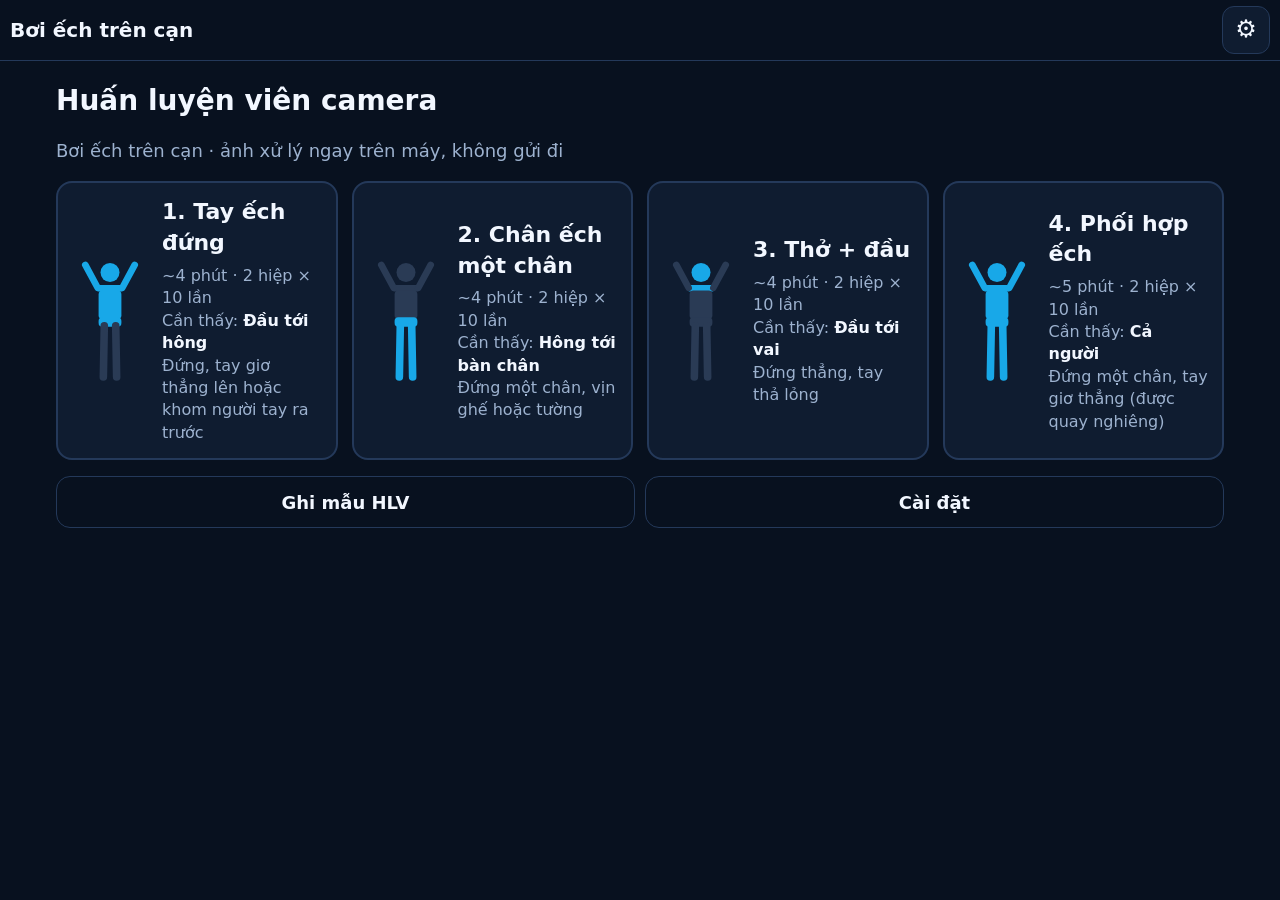
<file: index.html>
<!doctype html>
<html lang="vi">
<head>
<meta charset="utf-8">
<meta name="viewport" content="width=device-width, initial-scale=1, viewport-fit=cover">
<meta name="theme-color" content="#08111f">
<meta name="apple-mobile-web-app-capable" content="yes">
<title>Bơi ếch trên cạn</title>
<link rel="stylesheet" href="css/app.css">
</head>
<body>
<header class="top">
  <button class="icon-btn" id="btn-back" aria-label="Quay lại" hidden>‹</button>
  <div class="top-title" id="top-title">Bơi ếch trên cạn</div>
  <button class="icon-btn" id="btn-gear" aria-label="Cài đặt">⚙</button>
</header>

<main>
<!-- 1. CHỌN BÀI -->
<section class="screen" id="s-chon">
  <div class="hero">
    <h1>Huấn luyện viên camera</h1>
    <p class="muted">Bơi ếch trên cạn · ảnh xử lý ngay trên máy, không gửi đi</p>
  </div>
  <div class="cards" id="cards"></div>
  <div class="row-btns">
    <button class="btn ghost" id="go-record">Ghi mẫu HLV</button>
    <button class="btn ghost" id="go-settings">Cài đặt</button>
  </div>
</section>

<!-- 2. CHUẨN BỊ -->
<section class="screen" id="s-prep" hidden>
  <div class="prep-grid">
    <div class="prep-cam">
      <div class="stage-slot" id="slot-prep"></div>
      <div class="ready-msg" id="ready-msg">Đang mở camera…</div>
      <div class="cam-row">
        <button class="chip" data-cam="user">Camera trước</button>
        <button class="chip" data-cam="environment">Camera sau</button>
        <select class="chip" id="cam-list" aria-label="Chọn webcam"></select>
      </div>
    </div>
    <div class="prep-side">
      <div class="opt" id="opt-posture">
        <div class="opt-label">Tư thế</div>
        <div class="seg" data-key="posture">
          <button data-v="tren">Tay giơ thẳng lên</button><button data-v="khom">Khom, tay ra trước</button>
        </div>
      </div>
      <div class="opt" id="opt-leg">
        <div class="opt-label">Chân tập</div>
        <div class="seg" data-key="leg">
          <button data-v="L">Trái</button><button data-v="R">Phải</button><button data-v="LR" id="leg-lr">Đổi luân phiên</button>
        </div>
      </div>
      <div class="opt">
        <div class="opt-label">Tốc độ</div>
        <div class="seg" data-key="speed">
          <button data-v="cham">Chậm</button><button data-v="vua">Vừa</button><button data-v="chuan">Chuẩn</button>
        </div>
        <div class="hint" id="speed-hint"></div>
      </div>
      <div class="opt">
        <div class="opt-label">Chế độ</div>
        <div class="seg" data-key="mode">
          <button data-v="nhip">Theo nhịp</button><button data-v="tudo">Tự do</button>
        </div>
      </div>
      <div class="place">
        <div id="place-svg"></div>
        <div class="place-text" id="place-text"></div>
      </div>
      <details class="safety" id="safety" open>
        <summary>An toàn khi tập</summary>
        <ul>
          <li>Chỉ tập trên cạn.</li>
          <li>Nín thở chỉ vài giây theo nhịp. Không thi nín lâu, không thở dồn.</li>
          <li>Dọn chỗ trống quanh người, sàn không trơn.</li>
          <li>Trẻ em tập cần có người lớn bên cạnh.</li>
          <li>Máy chỉ gợi ý động tác, không chẩn đoán sức khỏe.</li>
          <li>Hình ảnh xử lý ngay trên máy, không gửi đi đâu.</li>
        </ul>
      </details>
      <button class="btn primary big" id="go-demo" disabled>Tiếp: Xem mẫu</button>
    </div>
  </div>
</section>

<!-- 3. XEM MẪU -->
<section class="screen" id="s-demo" hidden>
  <div class="demo-wrap">
    <div class="demo-stage">
      <video id="demo-video" playsinline muted loop hidden></video>
      <canvas id="demo-canvas"></canvas>
      <div class="demo-label" id="demo-label"></div>
      <div class="demo-note" id="demo-note">Mẫu khung xương tạm (chưa có video HLV)</div>
    </div>
    <div class="phasebar" id="demo-phases"></div>
    <div class="seg small" id="demo-view">
      <button data-v="0">Chính diện</button><button data-v="35">Nghiêng</button><button data-v="90">Bên hông</button>
    </div>
    <p class="muted center" id="demo-text"></p>
    <button class="btn primary big" id="go-train">Bắt đầu tập</button>
  </div>
</section>

<!-- 4. TẬP -->
<section class="screen" id="s-train" hidden>
  <div class="train-grid">
    <div class="train-cam">
      <div class="stage-slot" id="slot-train"></div>
      <div class="mini" id="mini"><canvas id="mini-canvas"></canvas></div>
      <div class="overlay-big" id="big" hidden></div>
    </div>
    <div class="train-side">
      <div class="mini-side" id="mini-side-slot"></div>
      <div class="phasebar" id="phasebar"></div>
      <div class="stats">
        <div><span class="stat-n" id="st-reps">0/10</span><span class="stat-l" id="st-reps-l">Lần</span></div>
        <div><span class="stat-n" id="st-ok">0</span><span class="stat-l" id="st-ok-l">Đúng</span></div>
        <div><span class="stat-n" id="st-time">0:00</span><span class="stat-l" id="st-set">Hiệp 1/2</span></div>
      </div>
      <div class="cue" id="cue">Chuẩn bị…</div>
      <div class="ctrl">
        <button class="btn pause" id="b-pause">Tạm dừng</button>
        <button class="btn" id="b-end">Kết thúc</button>
        <button class="icon-btn lg" id="b-voice" aria-label="Bật/tắt giọng">🔊</button>
        <button class="icon-btn lg" id="b-cam" aria-label="Đổi camera">⟲</button>
        <button class="icon-btn lg" id="b-mini" aria-label="Ẩn/hiện mẫu">👤</button>
      </div>
    </div>
  </div>
  <div class="pause-layer" id="pause-layer" hidden>
    <div class="pause-box">
      <div class="pause-title" id="pause-title">Tạm dừng</div>
      <div class="muted" id="pause-sub">Giơ hai tay qua đầu 2 giây để tiếp tục</div>
      <button class="btn primary big" id="b-resume">Tiếp tục</button>
      <button class="btn" id="b-end2">Kết thúc</button>
    </div>
  </div>
  <div class="pause-layer" id="rest-layer" hidden>
    <div class="pause-box">
      <div class="muted">Nghỉ giữa hiệp</div>
      <div class="rest-n" id="rest-n">25</div>
      <div class="muted" id="rest-sub">Thở đều, thả lỏng tay chân</div>
      <button class="btn" id="b-skip-rest">Bỏ qua nghỉ</button>
    </div>
  </div>
</section>

<!-- 5. KẾT QUẢ -->
<section class="screen" id="s-result" hidden>
  <div class="result-wrap">
    <div class="score" id="r-score">0/0</div>
    <div class="muted center" id="r-score-l">lần đúng</div>
    <div class="r-grid">
      <div><b id="r-time">0:00</b><span>thời gian</span></div>
      <div><b id="r-sets">0</b><span>hiệp</span></div>
      <div><b id="r-speed">Chậm</b><span>tốc độ</span></div>
    </div>
    <div class="phasebar result" id="r-phases"></div>
    <div class="card-note" id="r-err"></div>
    <div class="card-note good" id="r-next"></div>
    <div class="replay">
      <canvas id="replay-canvas"></canvas>
      <button class="btn" id="b-replay">▶ Xem lại khung xương</button>
    </div>
    <div class="row-btns">
      <button class="btn primary" id="b-again">Tập lại</button>
      <button class="btn" id="b-nextex">Bài tiếp</button>
      <button class="btn ghost" id="b-home">Về</button>
    </div>
    <details class="history"><summary>Lịch sử trên máy này</summary><div id="r-history"></div></details>
  </div>
</section>

<!-- CÀI ĐẶT -->
<section class="screen" id="s-settings" hidden>
  <div class="form">
    <label class="line"><span>Giọng đọc</span><input type="checkbox" id="set-voice" checked></label>
    <label class="line"><span>Giọng tiếng Việt</span><select id="set-voice-name"></select></label>
    <div class="hint" id="voice-note"></div>
    <label class="line"><span>Mục tiêu mỗi hiệp</span>
      <select id="set-target"><option value="reps">10 lần</option><option value="time">60 giây</option></select></label>
    <label class="line"><span>Số hiệp</span><select id="set-sets"><option>2</option><option>3</option></select></label>
    <label class="line"><span>Nghỉ giữa hiệp</span><select id="set-rest"><option value="20">20 giây</option><option value="25">25 giây</option><option value="30">30 giây</option></select></label>
    <label class="line"><span>Bóng mờ tư thế mẫu</span><input type="checkbox" id="set-ghost"></label>
    <label class="line"><span>Người tập</span><select id="set-height"><option value="1.65">Người lớn (~1,65 m)</option><option value="1.3">Trẻ em (~1,30 m)</option><option value="1.1">Trẻ nhỏ (~1,10 m)</option></select></label>
    <label class="line"><span>Bộ nhận diện</span><select id="set-model"><option value="auto">Tự chọn</option><option value="lite">Nhẹ (nhanh)</option><option value="full">Chính xác (nặng hơn)</option></select></label>
    <div class="thr" id="thr-status"></div>
    <button class="btn ghost" id="b-clear-history">Xóa lịch sử trên máy</button>
  </div>
</section>

<!-- GHI MẪU HLV -->
<section class="screen" id="s-record" hidden>
  <div class="prep-grid">
    <div class="prep-cam">
      <div class="stage-slot" id="slot-record"></div>
      <div class="ready-msg" id="rec-msg">Chọn bài rồi bấm Ghi</div>
    </div>
    <div class="prep-side">
      <label class="line"><span>Bài</span><select id="rec-bai"><option value="1">1. Tay ếch</option><option value="2">2. Chân ếch</option><option value="3">3. Thở + đầu</option><option value="4">4. Phối hợp</option></select></label>
      <label class="line"><span>Góc quay</span><select id="rec-goc"><option value="chinh-dien">Chính diện</option><option value="ben-hong">Bên hông</option></select></label>
      <label class="line"><span>Chân / tư thế</span><select id="rec-var"><option value="R">Chân phải · tay giơ thẳng</option><option value="L">Chân trái · tay giơ thẳng</option><option value="khom">Khom, tay ra trước</option></select></label>
      <label class="line"><span>Số lần</span><select id="rec-n"><option>10</option><option>6</option><option>3</option></select></label>
      <button class="btn primary big" id="rec-start">● Ghi mẫu đúng (theo nhịp Chậm)</button>
      <div class="rec-result" id="rec-result"></div>
      <fieldset class="err-rec">
        <legend>Lỗi mẫu (HLV cố ý làm sai)</legend>
        <label class="line"><span>Pha</span><select id="rec-err-phase"></select></label>
        <textarea id="rec-err-text" rows="2" placeholder="Câu sửa máy sẽ đọc, ví dụ: Khép hai bàn tay lại khi duỗi"></textarea>
        <button class="btn" id="rec-err-start">● Ghi lỗi mẫu (6 giây)</button>
      </fieldset>
      <div class="row-btns">
        <button class="btn" id="rec-export" disabled>Tải file JSON</button>
        <button class="btn" id="rec-use" disabled>Dùng trên máy này</button>
      </div>
      <label class="btn ghost file-btn">Nhập file mẫu JSON<input type="file" id="rec-import" accept=".json,application/json" multiple></label>
      <div class="hint">File tải về đặt vào thư mục <b>mau/</b> của kho và thêm tên file vào <b>mau/index.json</b> để mọi máy dùng chung.</div>
      <div id="tpl-list"></div>
    </div>
  </div>
</section>
</main>

<!-- khung camera dùng chung, được chuyển giữa các màn -->
<div id="stage" class="stage">
  <video id="cam" playsinline muted autoplay></video>
  <canvas id="ov"></canvas>
  <div class="frame-guide" id="guide"></div>
</div>
<div class="toast" id="toast" hidden></div>
<noscript>Cần bật JavaScript.</noscript>
<script type="module" src="js/app.js"></script>
</body>
</html>
</file>
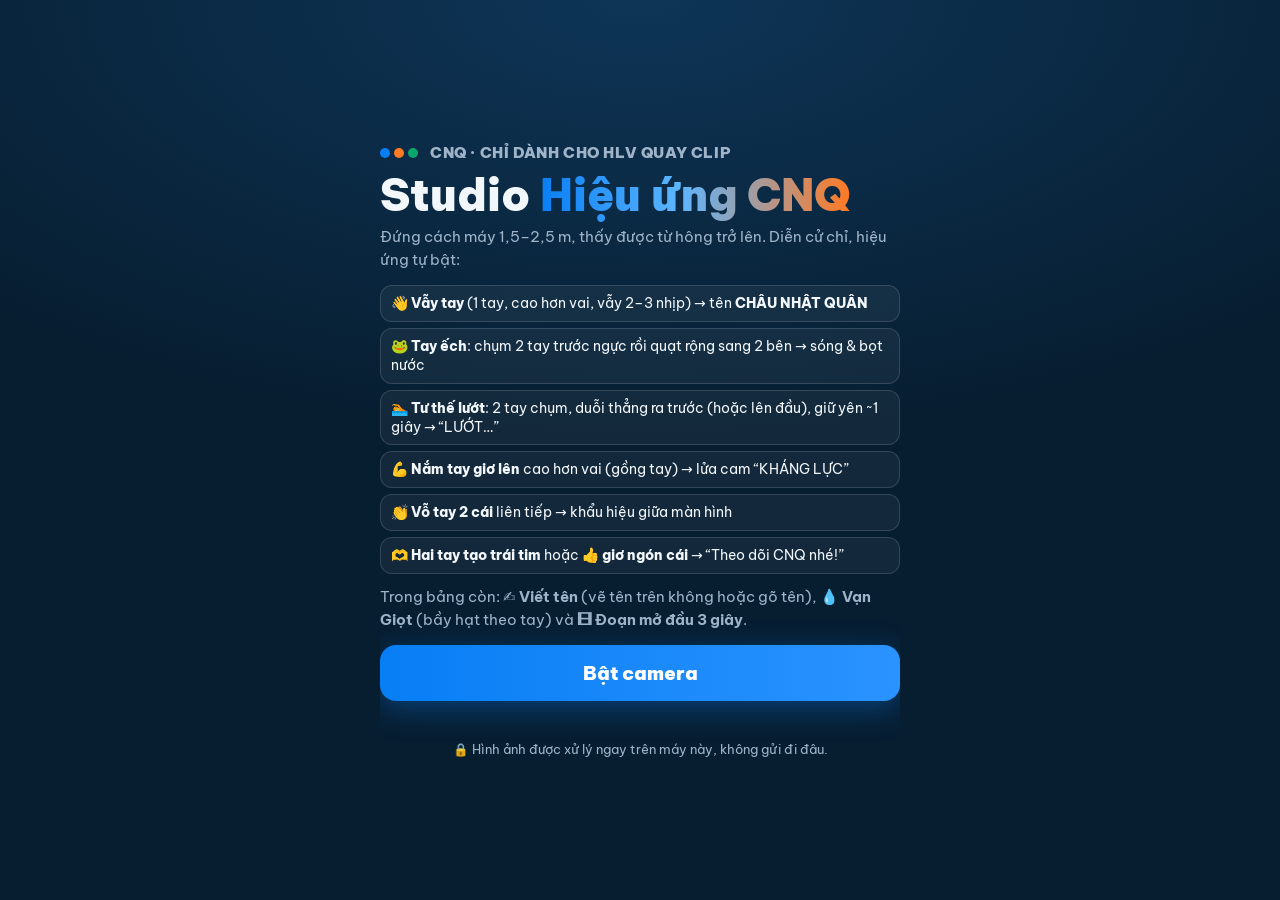
<file: hieu-ung/index.html>
<!doctype html>
<html lang="vi">
<head>
<meta charset="utf-8">
<meta name="viewport" content="width=device-width, initial-scale=1, viewport-fit=cover, user-scalable=no">
<meta name="theme-color" content="#071E31">
<meta name="robots" content="noindex">
<title>Studio Hiệu ứng CNQ</title>
<link rel="preconnect" href="https://fonts.googleapis.com">
<link rel="preconnect" href="https://fonts.gstatic.com" crossorigin>
<link href="https://fonts.googleapis.com/css2?family=Be+Vietnam+Pro:ital,wght@0,600;0,800;0,900;1,900&display=swap" rel="stylesheet">
<style>
  :root{
    --navy:#071E31; --navy2:#0C2B45; --blue:#087EF5; --orange:#FF7A24; --green:#0AA76D;
    --text:#F2F7FC; --muted:#9FB4C8; --line:rgba(255,255,255,.14);
    --font:"Be Vietnam Pro", system-ui, -apple-system, "Segoe UI", Roboto, sans-serif;
  }
  *{box-sizing:border-box;-webkit-tap-highlight-color:transparent}
  html,body{margin:0;height:100%;background:var(--navy);color:var(--text);font-family:var(--font);overflow:hidden;overscroll-behavior:none}
  body{touch-action:manipulation;-webkit-user-select:none;user-select:none}
  #wrap{position:fixed;inset:0;display:flex;align-items:center;justify-content:center}
  #stage{position:relative;background:#000;box-shadow:0 0 0 1px rgba(255,255,255,.06)}
  #out{display:block;width:100%;height:100%}
  video{position:absolute;width:1px;height:1px;opacity:0;pointer-events:none}

  /* Màn hình bắt đầu */
  #start{position:fixed;inset:0;z-index:30;display:flex;align-items:center;justify-content:center;padding:20px;
    background:radial-gradient(120% 80% at 50% 0%, #0E3557 0%, var(--navy) 60%)}
  .card{width:min(520px,100%);max-height:100%;overflow:auto}
  .brand{display:flex;gap:8px;align-items:center;font-weight:900;letter-spacing:.04em;font-size:15px;color:var(--muted)}
  .dots i{display:inline-block;width:10px;height:10px;border-radius:50%;margin-right:4px}
  h1{font-size:clamp(30px,8vw,44px);line-height:1.05;margin:10px 0 8px;font-weight:900}
  h1 span{background:linear-gradient(90deg,var(--blue),#5DB6FF 45%,var(--orange));-webkit-background-clip:text;background-clip:text;color:transparent}
  .lead{color:var(--muted);font-size:15px;line-height:1.5;margin:0 0 14px}
  .glist{list-style:none;padding:0;margin:0 0 16px;display:grid;gap:6px}
  .glist li{background:rgba(255,255,255,.05);border:1px solid var(--line);border-radius:12px;padding:8px 10px;font-size:14px;line-height:1.35}
  .glist b{font-weight:800}
  .big{width:100%;border:0;border-radius:16px;padding:16px;font:900 19px var(--font);color:#fff;cursor:pointer;
    background:linear-gradient(90deg,var(--blue),#2a93ff);box-shadow:0 8px 30px rgba(8,126,245,.35)}
  .big:disabled{opacity:.6}
  #startMsg{margin-top:10px;font-size:14px;color:var(--muted);min-height:20px;text-align:center}
  .priv{font-size:12.5px;color:var(--muted);margin-top:10px;text-align:center}

  /* Bảng điều khiển */
  #panel{position:fixed;left:50%;bottom:max(10px,env(safe-area-inset-bottom));transform:translateX(-50%);z-index:20;
    width:min(560px,calc(100% - 16px));max-height:58vh;overflow:auto;
    background:rgba(7,30,49,.9);backdrop-filter:blur(10px);-webkit-backdrop-filter:blur(10px);
    border:1px solid var(--line);border-radius:18px;padding:10px;font-size:14px}
  #panel.hidden{display:none}
  .row{display:flex;gap:6px;flex-wrap:wrap;align-items:center}
  .row + .row{margin-top:8px}
  .btn{border:1px solid var(--line);background:rgba(255,255,255,.07);color:var(--text);border-radius:12px;
    padding:9px 11px;font:800 14px var(--font);cursor:pointer;white-space:nowrap}
  .btn.primary{background:var(--blue);border-color:var(--blue)}
  .btn.rec{background:#C9302C;border-color:#C9302C}
  .btn.recon{background:#fff;color:#C9302C}
  .btn.on{background:var(--blue);border-color:var(--blue)}
  .btn:disabled{opacity:.45}
  .grow{flex:1 1 auto}
  .seg{display:inline-flex;border:1px solid var(--line);border-radius:12px;overflow:hidden}
  .seg button{border:0;background:transparent;color:var(--text);padding:9px 12px;font:800 14px var(--font);cursor:pointer}
  .seg button.on{background:var(--blue)}
  .lbl{color:var(--muted);font-weight:600;font-size:13px}
  .seg.wide{display:flex;width:100%}
  .seg.wide button{flex:1;padding:9px 6px}
  .opts textarea{width:100%;background:rgba(255,255,255,.08);border:1px solid var(--line);color:#fff;border-radius:10px;padding:8px;font:600 14px var(--font);resize:vertical}
  .opts label input[type=text]{flex:1}
  .fx{display:grid;grid-template-columns:1fr 1fr;gap:6px;margin-top:8px}
  .fxi{display:flex;align-items:center;gap:6px;border:1px solid var(--line);border-radius:12px;padding:6px 6px 6px 8px;background:rgba(255,255,255,.04)}
  .fxi label{flex:1;display:flex;gap:6px;align-items:center;cursor:pointer;font-weight:800;font-size:13px;line-height:1.2}
  .fxi input{width:18px;height:18px;accent-color:var(--blue);flex:none}
  .fxi small{display:block;color:var(--muted);font-weight:600;font-size:11.5px}
  .fxi .t{border:0;background:rgba(255,255,255,.1);color:#fff;border-radius:9px;width:30px;height:30px;font-size:12px;cursor:pointer;flex:none}
  details{margin-top:8px}
  summary{cursor:pointer;color:var(--muted);font-weight:800;padding:4px 2px}
  .opts{display:grid;gap:6px;margin-top:6px}
  .opts label{display:flex;gap:8px;align-items:center;font-weight:600}
  .opts input[type=checkbox]{width:18px;height:18px;accent-color:var(--blue)}
  .opts input[type=text]{flex:1;min-width:0;background:rgba(255,255,255,.08);border:1px solid var(--line);color:#fff;border-radius:10px;padding:8px;font:600 14px var(--font)}
  #status{margin-top:8px;font-size:12px;color:var(--muted);line-height:1.4}
  .hint{font-size:12px;color:var(--muted);margin-top:6px;line-height:1.4}
  @media (max-width:420px){ #panel{max-height:52vh;padding:8px} .fxi small{display:none} .fxi{padding:4px 4px 4px 6px} .btn{padding:8px 9px} }

  #count{position:fixed;inset:0;z-index:25;display:none;align-items:center;justify-content:center;pointer-events:none}
  #count span{font:900 min(42vw,260px)/1 var(--font);color:#fff;text-shadow:0 0 40px rgba(8,126,245,.9),0 0 8px #000}
  #count span.pop{animation:pop .9s ease-out both}
  @keyframes pop{0%{transform:scale(1.8);opacity:0}25%{transform:scale(1);opacity:1}80%{opacity:1}100%{transform:scale(.8);opacity:0}}
  #recdot{position:fixed;top:max(8px,env(safe-area-inset-top));right:8px;z-index:22;width:9px;height:9px;border-radius:50%;background:#ff3b30;display:none;opacity:.8;animation:blink 1s steps(2) infinite}
  @keyframes blink{50%{opacity:.25}}
  #toast{position:fixed;left:50%;top:max(14px,env(safe-area-inset-top));transform:translateX(-50%);z-index:40;background:rgba(7,30,49,.95);
    border:1px solid var(--line);padding:10px 14px;border-radius:12px;font-weight:700;font-size:14px;display:none;max-width:92vw;text-align:center}
  #saveBox{position:fixed;inset:0;z-index:45;display:none;align-items:center;justify-content:center;background:rgba(0,0,0,.6);padding:16px}
  #saveBox .card{background:var(--navy2);border:1px solid var(--line);border-radius:18px;padding:16px}
  #saveBox video{position:static;width:100%;height:auto;max-height:46vh;opacity:1;pointer-events:auto;border-radius:12px;background:#000}
  #saveBox .row{margin-top:10px}
</style>
</head>
<body>
<div id="wrap"><div id="stage"><canvas id="out"></canvas></div></div>
<video id="cam" playsinline muted autoplay></video>

<div id="start">
  <div class="card">
    <div class="brand"><span class="dots"><i style="background:#087EF5"></i><i style="background:#FF7A24"></i><i style="background:#0AA76D"></i></span>CNQ · CHỈ DÀNH CHO HLV QUAY CLIP</div>
    <h1>Studio <span>Hiệu ứng CNQ</span></h1>
    <p class="lead">Đứng cách máy 1,5–2,5 m, thấy được từ hông trở lên. Diễn cử chỉ, hiệu ứng tự bật:</p>
    <ul class="glist">
      <li>👋 <b>Vẫy tay</b> (1 tay, cao hơn vai, vẫy 2–3 nhịp) → tên <b>CHÂU NHẬT QUÂN</b></li>
      <li>🐸 <b>Tay ếch</b>: chụm 2 tay trước ngực rồi quạt rộng sang 2 bên → sóng & bọt nước</li>
      <li>🏊 <b>Tư thế lướt</b>: 2 tay chụm, duỗi thẳng ra trước (hoặc lên đầu), giữ yên ~1 giây → “LƯỚT…”</li>
      <li>💪 <b>Nắm tay giơ lên</b> cao hơn vai (gồng tay) → lửa cam “KHÁNG LỰC”</li>
      <li>👏 <b>Vỗ tay 2 cái</b> liên tiếp → khẩu hiệu giữa màn hình</li>
      <li>🫶 <b>Hai tay tạo trái tim</b> hoặc 👍 <b>giơ ngón cái</b> → “Theo dõi CNQ nhé!”</li>
    </ul>
    <p class="lead" style="margin-top:-4px">Trong bảng còn: <b>✍️ Viết tên</b> (vẽ tên trên không hoặc gõ tên), <b>💧 Vạn Giọt</b> (bầy hạt theo tay) và <b>🎞 Đoạn mở đầu 3 giây</b>.</p>
    <button id="startBtn" class="big">Bật camera</button>
    <div id="startMsg"></div>
    <div class="priv">🔒 Hình ảnh được xử lý ngay trên máy này, không gửi đi đâu.</div>
  </div>
</div>

<div id="panel" class="hidden">
  <div class="row">
    <button class="btn primary grow" id="shootBtn">🎬 Chế độ quay</button>
    <button class="btn rec grow" id="recBtn">⏺ Ghi hình</button>
    <button class="btn grow" id="hideBtn">🙈 Ẩn bảng điều khiển</button>
  </div>
  <div class="row">
    <span class="lbl">Khung</span>
    <div class="seg" id="fmtSeg"><button data-f="916" class="on">9:16 dọc</button><button data-f="169">16:9 ngang</button></div>
    <button class="btn" id="flipBtn">🔄 Đổi camera</button>
    <button class="btn" id="fsBtn">⛶</button>
  </div>
  <div class="row">
    <div class="seg wide" id="modeSeg"><button data-m="fx" class="on">✨ Hiệu ứng</button><button data-m="write">✍️ Viết tên</button><button data-m="drops">💧 Vạn Giọt</button></div>
  </div>
  <div class="row">
    <span class="lbl">Hạt</span>
    <div class="seg" id="styleSeg"><button data-s="sword">⚔️ Kiếm</button><button data-s="drop" class="on">💧 Giọt nước</button></div>
    <button class="btn" id="bgBtn">🌙 Nền tối</button>
  </div>
  <div id="secFx"><div class="fx" id="fxList"></div></div>
  <div id="secWrite" style="display:none">
    <div class="row"><div class="seg wide" id="wkSeg"><button data-k="A" class="on">A · Viết trên không</button><button data-k="B">B · Gõ tên</button></div></div>
    <div id="wA">
      <div class="hint">☝️ Giơ <b>ngón trỏ</b> = vẽ · ✊ <b>nắm tay</b> = dừng vẽ · 🖐 <b>xòe bàn tay</b> = hạt xếp theo nét, giữ 3 giây rồi tan.</div>
      <div class="row"><button class="btn primary grow" id="formBtn">▶ Xếp theo nét</button><button class="btn grow" id="clearBtn">🧽 Xóa nét</button></div>
    </div>
    <div id="wB" style="display:none">
      <div class="opts">
        <label>Tên <input type="text" id="nmName" maxlength="24" value="Châu Nhật Quân" placeholder="Tối đa ~20 ký tự"></label>
        <label>Dòng phụ <input type="text" id="nmSub" maxlength="40" value="Chúc mừng đã biết bơi!"></label>
        <textarea id="nmList" rows="3" placeholder="Danh sách tên — mỗi dòng 1 tên, bấm “Tên kế tiếp” để đổi"></textarea>
      </div>
      <div class="hint">👋 <b>Vung tay</b> mạnh, hoặc ✊ <b>nắm tay rồi mở bung</b> 🖐 → hạt bay ra từ bàn tay, xếp thành tên.</div>
      <div class="row"><button class="btn primary grow" id="nameBtn">▶ Xếp tên</button><button class="btn grow" id="nextBtn">⏭ Tên kế tiếp</button></div>
    </div>
  </div>
  <div id="secDrops" style="display:none"><div class="fx" id="dropList"></div></div>
  <div class="row">
    <span class="lbl">🎞 Mở đầu 3s</span>
    <button class="btn grow" id="introDark">▶ Nền tối</button>
    <button class="btn grow" id="introCam">▶ Trên camera</button>
    <label class="lbl" style="display:flex;gap:4px;align-items:center"><input type="checkbox" id="introRec" checked style="accent-color:#087EF5"> Ghi .mp4</label>
  </div>
  <details>
    <summary>Tuỳ chọn thêm</summary>
    <div class="opts">
      <label><input type="checkbox" id="optAutoRec" checked> Vào “Chế độ quay” thì tự ghi hình</label>
      <label><input type="checkbox" id="optMic" checked> Thu cả tiếng (micro) khi ghi hình</label>
      <label><input type="checkbox" id="optMirror" checked> Soi gương (lật trái–phải)</label>
      <label><input type="checkbox" id="optTag" checked> Hiện tag “CNQ” nhỏ ở góc</label>
      <label><input type="checkbox" id="optDebug"> Hiện điểm nhận diện (để kiểm tra)</label>
      <label>Tên trang: <input type="text" id="optHandle" value="Châu Nhật Quân" maxlength="40"></label>
    </div>
    <div class="hint">Phím tắt máy tính: <b>H</b> ẩn/hiện bảng · <b>C</b> chế độ quay · <b>R</b> ghi/dừng · <b>1–6</b> thử hiệu ứng. Điện thoại: <b>chạm 3 lần</b> vào màn hình để hiện lại bảng.</div>
  </details>
  <div id="status">Đang khởi động…</div>
</div>

<div id="count"><span></span></div>
<div id="recdot"></div>
<div id="toast"></div>
<div id="saveBox"><div class="card">
  <div style="font-weight:900;font-size:18px">Video đã ghi xong</div>
  <div class="hint" id="saveInfo"></div>
  <video id="saveVid" controls playsinline></video>
  <div class="row">
    <button class="btn primary grow" id="shareBtn">📲 Lưu vào máy / Chia sẻ</button>
    <a class="btn grow" id="dlBtn" style="text-align:center;text-decoration:none">⬇️ Tải file</a>
    <button class="btn grow" id="closeSave">Đóng</button>
  </div>
</div></div>

<script type="module">
import { FilesetResolver, GestureRecognizer, PoseLandmarker } from "./vendor/vision_bundle.mjs";

/* ---------- Thiết lập chung ---------- */
const C = { navy:'#071E31', blue:'#087EF5', orange:'#FF7A24', green:'#0AA76D' };
const FONT = '"Be Vietnam Pro", system-ui, -apple-system, "Segoe UI", Roboto, sans-serif';
const $ = s => document.querySelector(s);
const canvas = $('#out'), ctx = canvas.getContext('2d');
const video = $('#cam');
const stage = $('#stage');

const FX = [
  { id:'name',   key:'1', icon:'👋', title:'Vẫy tay',        sub:'Tên CHÂU NHẬT QUÂN' },
  { id:'frog',   key:'2', icon:'🐸', title:'Tay ếch',        sub:'Sóng & bọt nước' },
  { id:'glide',  key:'3', icon:'🏊', title:'Duỗi tay lướt',   sub:'Vệt nước “LƯỚT…”' },
  { id:'power',  key:'4', icon:'💪', title:'Nắm tay giơ lên',  sub:'Lửa “KHÁNG LỰC”' },
  { id:'clap',   key:'5', icon:'👏', title:'Vỗ tay 2 cái',     sub:'Khẩu hiệu CNQ' },
  { id:'follow', key:'6', icon:'🫶', title:'Trái tim / 👍',    sub:'Theo dõi CNQ nhé!' },
];
const enabled = Object.fromEntries(FX.map(f => [f.id, true]));
try { const s = JSON.parse(localStorage.getItem('cnqfx-enabled')||'null'); if (s) Object.assign(enabled, s); } catch(e){}

let W = 720, H = 1280, fmt = '916';
let facing = 'user', mirror = true;
let armed = true;           // nhận cử chỉ hay không (tắt khi đang đếm ngược)
let Q = 1;                  // hệ số chất lượng hạt (giảm khi máy chậm)

function toast(msg, ms=2600){ const t=$('#toast'); t.textContent=msg; t.style.display='block'; clearTimeout(toast._t); toast._t=setTimeout(()=>t.style.display='none', ms); }

/* ---------- Kích thước khung ---------- */
let vignette = null;
function setFormat(f){
  fmt = f;
  if (f === '916'){ W = 720; H = 1280; } else { W = 1280; H = 720; }
  canvas.width = W; canvas.height = H;
  document.querySelectorAll('#fmtSeg button').forEach(b => b.classList.toggle('on', b.dataset.f === f));
  vignette = document.createElement('canvas'); vignette.width = W; vignette.height = H;
  const v = vignette.getContext('2d');
  const g = v.createRadialGradient(W/2, H*0.45, Math.min(W,H)*0.35, W/2, H/2, Math.hypot(W,H)*0.62);
  g.addColorStop(0, 'rgba(7,30,49,0)'); g.addColorStop(1, 'rgba(7,30,49,0.55)');
  v.fillStyle = g; v.fillRect(0,0,W,H);
  fitStage();
  initSwarm(); WR.strokes = []; SW.shape = null;
  try { localStorage.setItem('cnqfx-fmt', f); } catch(e){}
}
function fitStage(){
  const vw = window.innerWidth, vh = window.innerHeight, a = W/H;
  let w, h;
  if (vw/vh > a){ h = vh; w = vh*a; } else { w = vw; h = vw/a; }
  stage.style.width = w+'px'; stage.style.height = h+'px';
}
addEventListener('resize', fitStage);

/* ---------- Ảnh hạt sáng dựng sẵn (nhẹ cho điện thoại) ---------- */
function sprite(inner, outer){
  const c = document.createElement('canvas'); c.width = c.height = 64;
  const g = c.getContext('2d'), gr = g.createRadialGradient(32,32,0,32,32,32);
  gr.addColorStop(0, inner); gr.addColorStop(0.35, outer); gr.addColorStop(1, 'rgba(0,0,0,0)');
  g.fillStyle = gr; g.fillRect(0,0,64,64); return c;
}
const SPR = {
  white:  sprite('rgba(255,255,255,1)', 'rgba(170,215,255,.45)'),
  blue:   sprite('rgba(200,230,255,1)', 'rgba(8,126,245,.55)'),
  cyan:   sprite('rgba(230,250,255,1)', 'rgba(60,200,255,.5)'),
  yellow: sprite('rgba(255,250,210,1)', 'rgba(255,200,60,.6)'),
  orange: sprite('rgba(255,220,170,1)', 'rgba(255,122,36,.6)'),
  red:    sprite('rgba(255,150,90,.9)', 'rgba(220,60,20,.45)'),
  green:  sprite('rgba(210,255,235,1)', 'rgba(10,167,109,.55)'),
};

/* ---------- Hệ hạt ---------- */
const P = [];
const MAXP = 650;
function spawn(o){
  if (P.length >= MAXP*Q) return;
  P.push(Object.assign({x:0,y:0,vx:0,vy:0,life:0,max:1,size:10,kind:'glow',spr:SPR.blue,g:0,drag:1,rot:0,vr:0,color:'#fff',a:1,grow:0}, o));
}
const rnd = (a,b) => a + Math.random()*(b-a);
const pick = arr => arr[(Math.random()*arr.length)|0];
function updateParticles(dt){
  for (let i = P.length-1; i >= 0; i--){
    const p = P[i]; p.life += dt;
    if (p.life >= p.max){ P[i] = P[P.length-1]; P.pop(); continue; }
    if (p.drag !== 1){ const d = Math.pow(p.drag, dt*60); p.vx *= d; p.vy *= d; }
    p.vy += p.g*dt; p.x += p.vx*dt; p.y += p.vy*dt; p.rot += p.vr*dt;
  }
}
function heartPath(c, x, y, s){
  c.beginPath();
  c.moveTo(x, y + s*0.38);
  c.bezierCurveTo(x - s*0.95, y - s*0.2, x - s*0.48, y - s*0.95, x, y - s*0.42);
  c.bezierCurveTo(x + s*0.48, y - s*0.95, x + s*0.95, y - s*0.2, x, y + s*0.38);
  c.closePath();
}
function drawParticles(){
  for (const p of P){
    const k = p.life/p.max, a = (1-k)*p.a;
    if (a <= 0.01) continue;
    if (p.kind === 'glow' || p.kind === 'fire'){
      ctx.globalCompositeOperation = 'lighter';
      let spr = p.spr, s = p.size*(1 + p.grow*k);
      if (p.kind === 'fire'){ spr = k < .28 ? SPR.yellow : k < .6 ? SPR.orange : SPR.red; s = p.size*(1 - k*0.55); }
      ctx.globalAlpha = a;
      ctx.drawImage(spr, p.x - s, p.y - s, s*2, s*2);
    } else if (p.kind === 'streak'){
      ctx.globalCompositeOperation = 'lighter';
      ctx.globalAlpha = a; ctx.strokeStyle = p.color; ctx.lineWidth = p.size; ctx.lineCap = 'round';
      ctx.beginPath(); ctx.moveTo(p.x, p.y); ctx.lineTo(p.x - p.vx*p.tail, p.y - p.vy*p.tail); ctx.stroke();
    } else if (p.kind === 'bubble'){
      ctx.globalCompositeOperation = 'source-over';
      const r = p.size*(1 + 0.3*k);
      ctx.globalAlpha = a;
      ctx.fillStyle = 'rgba(8,126,245,.18)'; ctx.strokeStyle = 'rgba(190,230,255,.95)'; ctx.lineWidth = Math.max(1.5, r*0.12);
      ctx.beginPath(); ctx.arc(p.x, p.y, r, 0, Math.PI*2); ctx.fill(); ctx.stroke();
      ctx.fillStyle = 'rgba(255,255,255,.9)'; ctx.beginPath(); ctx.arc(p.x - r*0.35, p.y - r*0.35, r*0.22, 0, Math.PI*2); ctx.fill();
    } else if (p.kind === 'ring'){
      ctx.globalCompositeOperation = 'lighter';
      ctx.globalAlpha = a; ctx.strokeStyle = p.color; ctx.lineWidth = Math.max(1, p.size*0.18*(1-k));
      ctx.beginPath();
      if (p.flat) ctx.ellipse(p.x, p.y, p.size + p.grow*k, (p.size + p.grow*k)*0.4, 0, 0, Math.PI*2);
      else ctx.arc(p.x, p.y, p.size + p.grow*k, 0, Math.PI*2);
      ctx.stroke();
    } else if (p.kind === 'confetti'){
      ctx.globalCompositeOperation = 'source-over';
      ctx.globalAlpha = Math.min(1, a*1.6); ctx.fillStyle = p.color;
      ctx.save(); ctx.translate(p.x, p.y); ctx.rotate(p.rot); ctx.scale(Math.cos(p.rot*2.3), 1);
      ctx.fillRect(-p.size/2, -p.size/4, p.size, p.size/2); ctx.restore();
    } else if (p.kind === 'heart'){
      ctx.globalCompositeOperation = 'source-over';
      ctx.globalAlpha = Math.min(1, a*1.5);
      ctx.save(); ctx.translate(p.x, p.y); ctx.rotate(Math.sin(p.rot)*0.3);
      heartPath(ctx, 0, 0, p.size); ctx.fillStyle = p.color; ctx.fill();
      ctx.lineWidth = p.size*0.08; ctx.strokeStyle = 'rgba(255,255,255,.85)'; ctx.stroke();
      ctx.restore();
    }
  }
  ctx.globalAlpha = 1; ctx.globalCompositeOperation = 'source-over';
}

/* ---------- Tiện ích vẽ chữ ---------- */
const clamp = (v,a,b) => Math.max(a, Math.min(b, v));
const easeOut = t => 1 - Math.pow(1 - clamp(t,0,1), 3);
const easeBack = t => { t = clamp(t,0,1); const c1 = 1.9, c3 = c1 + 1; return 1 + c3*Math.pow(t-1,3) + c1*Math.pow(t-1,2); };
function env(t, dur, fin=0.2, fout=0.5){ return clamp(Math.min(t/fin, (dur - t)/fout), 0, 1); }
function setFont(size, weight=900, italic=false){ ctx.font = `${italic?'italic ':''}${weight} ${size}px ${FONT}`; }
function fitSize(text, maxSize, maxW, weight=900, italic=false){
  setFont(maxSize, weight, italic); const w = ctx.measureText(text).width;
  return w > maxW ? Math.floor(maxSize*maxW/w) : maxSize;
}
// Chữ to: viền navy + phát sáng + tô màu
function bigText(text, x, y, size, fill, glow, opts={}){
  setFont(size, opts.weight||900, opts.italic);
  ctx.textAlign = opts.align || 'center'; ctx.textBaseline = 'middle';
  ctx.lineJoin = 'round';
  ctx.lineWidth = size*0.16; ctx.strokeStyle = 'rgba(7,30,49,.85)';
  ctx.strokeText(text, x, y);
  ctx.shadowColor = glow; ctx.shadowBlur = size*0.35;
  ctx.fillStyle = fill; ctx.fillText(text, x, y);
  ctx.shadowBlur = 0;
}
function roundRect(x, y, w, h, r){
  ctx.beginPath(); ctx.moveTo(x+r, y); ctx.arcTo(x+w, y, x+w, y+h, r); ctx.arcTo(x+w, y+h, x, y+h, r);
  ctx.arcTo(x, y+h, x, y, r); ctx.arcTo(x, y, x+w, y, r); ctx.closePath();
}
const BASE = () => Math.min(W, H);   // 720 ở cả hai khung

/* ---------- Theo dõi cơ thể ---------- */
const T = { pose:null, poseAt:0, hands:[], handsAt:0 };
const PIDX = { nose:0, lS:11, rS:12, lE:13, rE:14, lW:15, rW:16, lH:23, rH:24 };
let vmap = { s:1, ox:0, oy:0, dw:1, dh:1 };
function updateMap(){
  const vw = video.videoWidth || 1280, vh = video.videoHeight || 720;
  const s = Math.max(W/vw, H/vh), dw = vw*s, dh = vh*s;
  vmap = { s, dw, dh, ox:(W-dw)/2, oy:(H-dh)/2 };
}
function mapPt(nx, ny){
  let x = vmap.ox + nx*vmap.dw; if (mirror) x = W - x;
  return { x, y: vmap.oy + ny*vmap.dh };
}
function onPose(res, now){
  const lm = res.landmarks && res.landmarks[0];
  if (!lm){ if (now - T.poseAt > 400) T.pose = null; return; }
  const prev = T.pose, dtp = prev ? Math.max(0.016, (now - T.poseAt)/1000) : 0.033;
  const np = {};
  for (const [k, i] of Object.entries(PIDX)){
    const m = mapPt(lm[i].x, lm[i].y);
    const v = lm[i].visibility ?? 1;
    const o = prev && prev[k];
    const a = 0.6;
    const x = o ? o.x + (m.x - o.x)*a : m.x, y = o ? o.y + (m.y - o.y)*a : m.y;
    np[k] = { x, y, z: lm[i].z, v, vx: o ? (x - o.x)/dtp : 0, vy: o ? (y - o.y)/dtp : 0 };
  }
  T.pose = np; T.poseAt = now;
  recordWrists(now);
}
function onHands(res, now){
  const hs = [];
  (res.landmarks || []).forEach((lm, i) => {
    const pts = lm.map(p => mapPt(p.x, p.y));
    const g = res.gestures && res.gestures[i] && res.gestures[i][0];
    const scale = Math.hypot(pts[9].x - pts[0].x, pts[9].y - pts[0].y);
    hs.push({ pts, wrist: pts[0], center: pts[9], gesture: g ? g.categoryName : 'None', score: g ? g.score : 0, scale });
  });
  updatePrimaryHand(hs, now);
  if (hs.length || now - T.handsAt > 400){ T.hands = hs; }
  if (hs.length) T.handsAt = now;
}

/* ---------- Nhận diện cử chỉ ---------- */
const HOLD = {};
function hold(key, cond, now, ms, grace=260){
  const h = HOLD[key] || (HOLD[key] = { start:0, last:0 });
  if (cond){ if (!h.start) h.start = now; h.last = now; return now - h.start >= ms; }
  if (now - h.last > grace) h.start = 0;
  return false;
}
function resetHold(key){ if (HOLD[key]) HOLD[key].start = 0; }
const vis = p => p && p.v > 0.5;
const dist = (a,b) => Math.hypot(a.x-b.x, a.y-b.y);
const mid = (a,b) => ({ x:(a.x+b.x)/2, y:(a.y+b.y)/2 });

const WV = { l:{dir:0, ext:0, ref:0, revs:[]}, r:{dir:0, ext:0, ref:0, revs:[]} };
const G = { lastTogether:0, clapHist:[], claps:[], lastClap:0, lastThumbOrHeart:0, dbg:'' };

function bodyMetrics(p){
  const S = mid(p.lS, p.rS), sw = dist(p.lS, p.rS);
  const hipsVis = vis(p.lH) && vis(p.rH);
  const Hm = hipsVis ? mid(p.lH, p.rH) : { x:S.x, y:S.y + sw*2.6 };
  const torso = Math.max(10, Hm.y - S.y);
  const U = Math.max(sw, torso*0.55);
  return { S, sw, Hm, torso, U, hipsVis };
}

function detectGestures(now){
  if (!armed || mode !== 'fx' || SW.intro) return;
  const p = T.pose, hands = T.hands;
  const fistNow = hands.some(h => h.gesture === 'Closed_Fist' && h.score > 0.55);
  let dbg = '';

  // --- Cử chỉ bằng bàn tay (mô hình nhận cử chỉ) ---
  const shoulderY = p && vis(p.lS) && vis(p.rS) ? Math.min(p.lS.y, p.rS.y) : H*0.5;
  const raisedFists = hands.filter(h => h.gesture === 'Closed_Fist' && h.score > 0.55 && h.wrist.y < shoulderY);
  if (hold('fist', raisedFists.length > 0, now, 350)){
    fire('power', { anchors: raisedFists.map(h => h.center) }); resetHold('fist');
  }
  const thumbs = hands.filter(h => h.gesture === 'Thumb_Up' && h.score > 0.6);
  if (thumbs.length) G.lastThumbOrHeart = now;
  if (hold('thumb', thumbs.length > 0, now, 400)){
    fire('follow', { at: thumbs[0].center }); resetHold('thumb');
  }
  let heart = false, heartAt = null;
  if (hands.length >= 2){
    const [a, b] = hands, s = (a.scale + b.scale)/2;
    const dT = dist(a.pts[4], b.pts[4]), dI = dist(a.pts[8], b.pts[8]);
    const iy = (a.pts[8].y + b.pts[8].y)/2, ty = (a.pts[4].y + b.pts[4].y)/2;
    heart = s > 8 && dT < 0.75*s && dI < 0.75*s && iy < ty - 0.25*s;
    if (heart){ heartAt = mid(mid(a.pts[4], b.pts[4]), mid(a.pts[8], b.pts[8])); G.lastThumbOrHeart = now; }
    dbg += `tim:${heart?'✓':'–'} `;
  }
  if (hold('heart', heart, now, 300)){ fire('follow', { at: heartAt }); resetHold('heart'); }

  // --- Cử chỉ bằng tư thế (cánh tay) ---
  if (!p || !vis(p.lS) || !vis(p.rS)) { G.dbg = dbg + 'chưa thấy vai'; return; }
  const M = bodyMetrics(p), U = M.U;
  if (U < 18){ G.dbg = dbg + 'đứng gần hơn'; return; }
  const lW = p.lW, rW = p.rW, both = vis(lW) && vis(rW);
  const dW = both ? dist(lW, rW) : 1e9;

  // 1) Vẫy tay: một tay cao hơn vai, lắc qua lại ≥3 lần đổi chiều trong 1,6 giây
  for (const s of ['l','r']){
    const w = p[s+'W'], e = p[s+'E'], sh = p[s+'S'];
    const o = s === 'l' ? 'r' : 'l', ow = p[o+'W'], os = p[o+'S'];
    const raised = vis(w) && w.y < sh.y && (!vis(e) || w.y < e.y);
    const otherDown = !vis(ow) || ow.y > os.y;
    const st = WV[s], A = 0.2*U;
    if (!raised){ st.dir = 0; st.ref = 0; st.revs.length = 0; continue; }
    const x = w.x;
    if (st.dir === 0){ if (!st.ref) st.ref = x; if (Math.abs(x - st.ref) > A){ st.dir = Math.sign(x - st.ref); st.ext = x; } }
    else if (st.dir > 0){ if (x > st.ext) st.ext = x; else if (st.ext - x > A){ st.revs.push(now); st.dir = -1; st.ext = x; } }
    else { if (x < st.ext) st.ext = x; else if (x - st.ext > A){ st.revs.push(now); st.dir = 1; st.ext = x; } }
    st.revs = st.revs.filter(t => now - t < 1600);
    dbg += `vẫy${s}:${st.revs.length} `;
    if (st.revs.length >= 3 && otherDown && !fistNow){
      fire('name', { from: { x: w.x, y: w.y } }); st.revs.length = 0; st.dir = 0; st.ref = 0;
    }
  }
  if (!both){ G.dbg = dbg + '(chưa thấy đủ 2 tay)'; return; }

  const chestTop = M.S.y - 0.9*U, chestBot = M.Hm.y;
  const wristsY = (lW.y + rW.y)/2;
  const speed = Math.max(Math.hypot(lW.vx, lW.vy), Math.hypot(rW.vx, rW.vy));

  // 2) Vỗ tay: hai tay đang xa nhau (>1,3U) rồi chạm nhau (<0,6U) trong 0,45 giây; cần 2 lần trong 1,5 giây
  G.clapHist.push({ t: now, d: dW });
  G.clapHist = G.clapHist.filter(h => now - h.t < 450);
  const wasApart = G.clapHist.some(h => h.d > 1.3*U);
  if (dW < 0.6*U && wasApart && wristsY > M.S.y - 1.1*U && wristsY < chestBot && now - G.lastClap > 220){
    G.lastClap = now; G.claps.push(now); G.clapHist.length = 0;
  }
  G.claps = G.claps.filter(t => now - t < 1500);
  dbg += `vỗ:${G.claps.length} `;
  if (G.claps.length >= 2){ fire('clap', { at: mid(lW, rW) }); G.claps.length = 0; }

  // 3) Tay ếch: chụm tay trước ngực → trong 1,4 giây quạt rộng sang hai bên
  const together = dW < 0.9*U && wristsY > chestTop && wristsY < chestBot;
  if (together) G.lastTogether = now;
  const lOut = Math.abs(lW.x - M.S.x) > Math.abs(p.lS.x - M.S.x) + 0.4*U;
  const rOut = Math.abs(rW.x - M.S.x) > Math.abs(p.rS.x - M.S.x) + 0.4*U;
  const opposite = Math.sign(lW.x - M.S.x) !== Math.sign(rW.x - M.S.x);
  const spreadY = lW.y > M.S.y - 1.3*U && rW.y > M.S.y - 1.3*U && lW.y < M.S.y + 1.9*U && rW.y < M.S.y + 1.9*U;
  const spread = dW > 2.2*U && lOut && rOut && opposite && spreadY;
  const sinceT = now - G.lastTogether;
  dbg += `ếch:${together?'chụm':spread?'quạt':'–'} `;
  if (spread && G.lastTogether && sinceT > 120 && sinceT < 1400){
    fire('frog', {}); G.lastTogether = 0;
  }

  // 4) Tư thế lướt: hai tay chụm, duỗi thẳng (ra trước / lên đầu / nghiêng người), giữ yên
  const elbowsUp = vis(p.lE) && vis(p.rE) && p.lE.y < M.S.y && p.rE.y < M.S.y;
  const overhead = dW < 1.0*U && lW.y < p.nose.y - 0.3*U && rW.y < p.nose.y - 0.3*U && elbowsUp;
  const zFwd = ((lW.z + rW.z)/2) - ((p.lS.z + p.rS.z)/2);
  const front = dW < 0.9*U && Math.abs(wristsY - M.S.y) < 0.9*U && zFwd < -0.18;
  const sideL = lW.x - M.S.x, sideR = rW.x - M.S.x;
  const profile = Math.sign(sideL) === Math.sign(sideR) && Math.abs(sideL) > 0.9*M.torso && Math.abs(sideR) > 0.9*M.torso
                  && Math.abs(wristsY - M.S.y) < 0.5*M.torso && dW < 0.6*M.torso;
  const still = speed < 2.2*U;
  const recentHand = now - G.lastThumbOrHeart < 700;
  const glideNow = (overhead || front || profile) && still && !recentHand && !heart;
  dbg += `lướt:${overhead?'đầu':front?'trước':profile?'ngang':'–'}(z${zFwd.toFixed(2)}) `;
  if (hold('glide', glideNow, now, profile ? 500 : 650)){
    const variant = overhead ? 'up' : front ? 'front' : 'side';
    fire('glide', { variant }); resetHold('glide');
  }
  G.dbg = dbg;
}

/* ---------- Hiệu ứng ---------- */
let active = null;            // hiệu ứng chính đang chạy
const cooldown = {};
function fire(id, data={}, manual=false){
  if (!enabled[id] && !manual) return;
  const now = performance.now();
  if (!manual){
    if (cooldown[id] && now < cooldown[id]) return;
    if (active && (now - active.t0) < 1300) return;
  }
  const def = EFFECTS[id];
  active = { id, t0: now, dur: def.dur, data, st: {} };
  def.start && def.start(active);
  cooldown[id] = now + 3200;
  G.claps.length = 0; G.clapHist.length = 0; G.lastTogether = 0;
}
function liveWrists(){
  const p = T.pose, out = [];
  if (p){ if (vis(p.lW)) out.push(p.lW); if (vis(p.rW)) out.push(p.rW); }
  return out;
}

const EFFECTS = {
  /* a. VẪY TAY → tên */
  name: {
    dur: 3.2,
    start(e){
      e.st.from = e.data.from || { x: W*0.8, y: H*0.4 };
      for (let i = 0; i < 40*Q; i++){
        const a = rnd(0, Math.PI*2), v = rnd(150, 520);
        spawn({ x:e.st.from.x, y:e.st.from.y, vx:Math.cos(a)*v, vy:Math.sin(a)*v, max:rnd(.5,1), size:rnd(8,20), spr: i%2?SPR.blue:SPR.orange, drag:.93 });
      }
    },
    draw(e, t){
      const text = 'CHÂU NHẬT QUÂN'.normalize('NFC');
      const y = H*(fmt === '916' ? 0.75 : 0.74);
      const size = fitSize(text, BASE()*0.13, W*0.9);
      const al = env(t, this.dur, 0.05, 0.55);
      setFont(size);
      const total = ctx.measureText(text).width, x0 = W/2 - total/2;
      // vệt sáng quét ngang
      const sweep = easeOut(t/0.7);
      const fromLeft = e.st.from.x < W/2;
      const hx = fromLeft ? W*(-0.1 + 1.2*sweep) : W*(1.1 - 1.2*sweep);
      if (t < 1.1){
        const g = ctx.createLinearGradient(fromLeft ? hx - W*0.6 : hx + W*0.6, 0, hx, 0);
        g.addColorStop(0, 'rgba(8,126,245,0)'); g.addColorStop(0.55, 'rgba(8,126,245,.9)'); g.addColorStop(1, 'rgba(255,122,36,1)');
        ctx.globalCompositeOperation = 'lighter'; ctx.globalAlpha = clamp(1.4 - t, 0, 1);
        ctx.fillStyle = g; ctx.fillRect(fromLeft ? hx - W*0.6 : hx, y + size*0.62, W*0.6, size*0.09);
        ctx.drawImage(SPR.white, hx - 50, y + size*0.66 - 50, 100, 100);
        ctx.globalAlpha = 1; ctx.globalCompositeOperation = 'source-over';
        if (Math.random() < 0.8*Q) spawn({ x:hx, y:y + size*0.66, vx:rnd(-80,80), vy:rnd(-160,40), max:rnd(.4,.8), size:rnd(6,14), spr: Math.random()<.5?SPR.cyan:SPR.orange, drag:.95 });
      }
      // từng chữ bay ra từ bàn tay
      ctx.save(); ctx.globalAlpha = al;
      let acc = 0;
      for (let i = 0; i < text.length; i++){
        const ch = text[i], cw = ctx.measureText(ch).width;
        const tx = x0 + acc + cw/2; acc += cw;
        if (ch === ' ') continue;
        const k = easeOut((t - 0.05*i)/0.45);
        if (k <= 0) continue;
        const x = e.st.from.x + (tx - e.st.from.x)*k, yy = e.st.from.y + (y - e.st.from.y)*k;
        const sc = 1 + (1 - k)*1.2;
        ctx.save(); ctx.translate(x, yy); ctx.scale(sc, sc);
        const col = i < 4 ? '#FFFFFF' : i < 9 ? '#E6F2FF' : '#FFFFFF';
        bigText(ch, 0, 0, size, col, k < 1 ? C.orange : C.blue);
        ctx.restore();
      }
      // gạch chân màu thương hiệu
      const ul = easeOut((t - 0.6)/0.5);
      if (ul > 0){
        const uw = total*ul, ux = W/2 - uw/2, uy = y + size*0.6;
        const g = ctx.createLinearGradient(ux, 0, ux + uw, 0);
        g.addColorStop(0, C.blue); g.addColorStop(0.55, C.orange); g.addColorStop(1, C.green);
        ctx.fillStyle = g; roundRect(ux, uy, uw, Math.max(5, size*0.07), 4); ctx.fill();
      }
      // dòng nhỏ
      const sub = easeOut((t - 1.0)/0.5);
      if (sub > 0){
        const segs = [['Huấn luyện viên ', '#FFFFFF'], ['bơi', '#5BB4FF'], [' · ', '#9FB4C8'], ['Kháng lực', C.orange], [' · ', '#9FB4C8'], ['Dinh dưỡng', '#2FD394']];
        const full = segs.map(s => s[0]).join('');
        const ss = fitSize(full, BASE()*0.048, W*0.84, 800);
        setFont(ss, 800); const tw = ctx.measureText(full).width;
        const sy = y + size*0.62 + ss*1.55 + (1 - sub)*20;
        ctx.globalAlpha = al*sub;
        ctx.fillStyle = 'rgba(7,30,49,.78)'; roundRect(W/2 - tw/2 - ss*0.7, sy - ss*0.95, tw + ss*1.4, ss*1.9, ss*0.95); ctx.fill();
        ctx.textAlign = 'left'; ctx.textBaseline = 'middle';
        let sx = W/2 - tw/2;
        for (const [s, c] of segs){ ctx.fillStyle = c; ctx.fillText(s, sx, sy); sx += ctx.measureText(s).width; }
      }
      ctx.restore();
    }
  },

  /* b. TAY ẾCH → sóng nước, bọt theo bàn tay */
  frog: {
    dur: 2.8,
    start(e){ e.st.ring = 0; },
    draw(e, t, dt){
      const al = env(t, this.dur, 0.15, 0.7);
      // bọt nước bắn theo hai bàn tay
      if (t < 2.1){
        for (const w of liveWrists()){
          const n = Math.ceil(3*Q);
          for (let i = 0; i < n; i++){
            spawn({ kind:'bubble', x:w.x + rnd(-15,15), y:w.y + rnd(-15,15), vx:w.vx*0.35 + rnd(-90,90), vy:w.vy*0.35 + rnd(-140,30), g:-60, drag:.96, max:rnd(.7,1.3), size:rnd(5,15) });
          }
          spawn({ x:w.x, y:w.y, vx:w.vx*0.5 + rnd(-200,200), vy:w.vy*0.5 + rnd(-260,60), g:520, drag:.98, max:rnd(.5,.9), size:rnd(8,16), spr: Math.random()<.5?SPR.cyan:SPR.blue });
        }
        e.st.ring -= dt;
        if (e.st.ring <= 0){
          e.st.ring = 0.22;
          for (const w of liveWrists()) spawn({ kind:'ring', x:w.x, y:w.y, size:16, grow:110, max:.7, color:'rgba(140,210,255,.95)', flat:true });
        }
      }
      // sóng nước dâng lên ở đáy khung
      const hgt = H*0.15*Math.sin(Math.PI*clamp(t/this.dur, 0, 1));
      if (hgt > 1){
        const layers = [['rgba(8,126,245,.30)', 0, 1], ['rgba(40,160,255,.28)', 1.7, 0.8], ['rgba(10,167,109,.18)', 3.1, 0.65]];
        for (const [col, ph, f] of layers){
          ctx.globalAlpha = al; ctx.fillStyle = col;
          ctx.beginPath(); ctx.moveTo(0, H);
          for (let x = 0; x <= W; x += 24){
            const y = H - hgt*f - Math.sin(x/W*Math.PI*3 + t*5 + ph)*hgt*0.18 - Math.sin(x/W*Math.PI*7 - t*3)*hgt*0.06;
            ctx.lineTo(x, y);
          }
          ctx.lineTo(W, H); ctx.closePath(); ctx.fill();
        }
        ctx.strokeStyle = 'rgba(230,248,255,.75)'; ctx.lineWidth = 4; ctx.beginPath();
        for (let x = 0; x <= W; x += 24){
          const y = H - hgt - Math.sin(x/W*Math.PI*3 + t*5)*hgt*0.18 - Math.sin(x/W*Math.PI*7 - t*3)*hgt*0.06;
          x ? ctx.lineTo(x, y) : ctx.moveTo(x, y);
        }
        ctx.stroke(); ctx.globalAlpha = 1;
        if (Math.random() < 0.6*Q) spawn({ kind:'bubble', x:rnd(0,W), y:H - rnd(0, hgt), vx:rnd(-20,20), vy:rnd(-160,-60), max:rnd(.6,1.1), size:rnd(4,10) });
      }
    }
  },

  /* c. TƯ THẾ LƯỚT → vệt nước dài phía sau + "LƯỚT…" */
  glide: {
    dur: 2.6,
    draw(e, t){
      const p = T.pose, al = env(t, this.dur, 0.12, 0.6);
      if (t < 2.0 && p){
        const M = bodyMetrics(p), U = M.U;
        const hw = mid(p.lW, p.rW);
        const n = Math.ceil(5*Q);
        for (let i = 0; i < n; i++){
          let x, y, vx, vy;
          if (e.data.variant === 'front'){
            const a = rnd(0, Math.PI*2), r = rnd(0.3, 1.2)*U, v = rnd(900, 1700);
            x = hw.x + Math.cos(a)*r; y = hw.y + Math.sin(a)*r; vx = Math.cos(a)*v; vy = Math.sin(a)*v;
          } else {
            let dx, dy;
            if (e.data.variant === 'up'){ dx = M.Hm.x - hw.x; dy = M.Hm.y - hw.y; }
            else { dx = M.S.x - hw.x; dy = M.S.y - hw.y; }
            const L = Math.hypot(dx, dy) || 1; dx /= L; dy /= L;
            const off = rnd(-1.3, 1.3)*U, along = rnd(-0.2, 1.6)*U, v = rnd(1000, 1700);
            x = hw.x - dy*off + dx*along; y = hw.y + dx*off + dy*along; vx = dx*v; vy = dy*v;
          }
          spawn({ kind:'streak', x, y, vx, vy, tail: rnd(0.05, 0.11), size: rnd(2, 6), max: rnd(.35,.7), color: pick(['rgba(255,255,255,.95)','rgba(120,200,255,.95)','rgba(8,126,245,.95)','rgba(160,240,255,.9)']) });
        }
        if (Math.random() < 0.7*Q) spawn({ kind:'bubble', x:hw.x + rnd(-U,U), y:hw.y + rnd(-U,U), vx:rnd(-60,60), vy:rnd(-120,-20), max:rnd(.5,1), size:rnd(4,10) });
      }
      // chữ LƯỚT…
      const text = 'LƯỚT…'.normalize('NFC');
      const size = fitSize(text, BASE()*0.24, W*0.86, 900, true);
      const k = easeOut(t/0.4);
      const x = W/2 + (1 - k)*W*0.8, y = H*(fmt === '916' ? 0.17 : 0.18);
      ctx.save(); ctx.globalAlpha = al;
      ctx.translate(x, y); ctx.transform(1, 0, -0.18, 1, 0, 0);
      // vệt tốc độ phía sau chữ
      ctx.globalCompositeOperation = 'lighter';
      for (let i = 0; i < 6; i++){
        const ly = (i - 2.5)*size*0.16, lw = size*(1.6 + (i%3)*0.5)*(0.6 + 0.4*k);
        ctx.fillStyle = i%2 ? 'rgba(8,126,245,.5)' : 'rgba(150,215,255,.45)';
        ctx.fillRect(size*0.9 + (1-k)*200, ly, lw, Math.max(2, size*0.035));
      }
      ctx.globalCompositeOperation = 'source-over';
      const g = ctx.createLinearGradient(0, -size/2, 0, size/2);
      g.addColorStop(0, '#FFFFFF'); g.addColorStop(1, '#6CC2FF');
      bigText(text, 0, 0, size, g, C.blue, { italic:true });
      ctx.restore();
    }
  },

  /* d. NẮM TAY GIƠ LÊN → lửa năng lượng cam + "KHÁNG LỰC" */
  power: {
    dur: 2.7,
    start(e){ e.st.ring = 0; e.st.anchors = e.data.anchors || [{ x:W/2, y:H*0.35 }]; },
    draw(e, t, dt){
      const al = env(t, this.dur, 0.1, 0.6);
      // bám theo bàn tay đang giơ cao (dùng cổ tay của tư thế cho mượt)
      const p = T.pose;
      if (p){
        const up = liveWrists().filter(w => w.y < Math.min(p.lS.y, p.rS.y) + 20);
        if (up.length) e.st.anchors = up.map(w => ({ x:w.x, y:w.y - 25 }));
      }
      // viền khung cam phát sáng
      const pulse = 0.5 + 0.5*Math.sin(t*10);
      ctx.save(); ctx.globalAlpha = al*(0.35 + 0.25*pulse); ctx.globalCompositeOperation = 'lighter';
      const eg = ctx.createRadialGradient(W/2, H/2, Math.min(W,H)*0.45, W/2, H/2, Math.hypot(W,H)*0.6);
      eg.addColorStop(0, 'rgba(255,122,36,0)'); eg.addColorStop(1, 'rgba(255,122,36,.8)');
      ctx.fillStyle = eg; ctx.fillRect(0, 0, W, H); ctx.restore();
      if (t < 2.1){
        for (const a of e.st.anchors){
          const n = Math.ceil(8*Q);
          for (let i = 0; i < n; i++) spawn({ kind:'fire', x:a.x + rnd(-40,40), y:a.y + rnd(-10,25), vx:rnd(-90,90), vy:rnd(-520,-220), drag:.97, max:rnd(.5,1), size:rnd(22,44) });
          if (Math.random() < 0.5*Q) spawn({ x:a.x + rnd(-40,40), y:a.y, vx:rnd(-160,160), vy:rnd(-520,-260), g:300, max:rnd(.5,.9), size:rnd(5,9), spr:SPR.yellow });
        }
        e.st.ring -= dt;
        if (e.st.ring <= 0){ e.st.ring = 0.32; for (const a of e.st.anchors) spawn({ kind:'ring', x:a.x, y:a.y + 20, size:30, grow:170, max:.6, color:'rgba(255,150,60,1)' }); }
      }
      // chữ KHÁNG LỰC
      const text = 'KHÁNG LỰC'.normalize('NFC');
      const size = fitSize(text, BASE()*0.16, W*0.9);
      const k = easeBack(t/0.45);
      const shake = t < 0.6 ? (0.6 - t)*14 : 0;
      const y = H*(fmt === '916' ? 0.83 : 0.8);
      ctx.save(); ctx.globalAlpha = al;
      ctx.translate(W/2 + rnd(-shake, shake), y + rnd(-shake, shake)); ctx.scale(k, k);
      const g = ctx.createLinearGradient(0, -size/2, 0, size/2);
      g.addColorStop(0, '#FFE2A8'); g.addColorStop(0.5, '#FFA35C'); g.addColorStop(1, C.orange);
      bigText(text, 0, 0, size, g, C.orange);
      ctx.restore();
    }
  },

  /* e. VỖ TAY → khẩu hiệu giữa màn hình */
  clap: {
    dur: 3.2,
    start(e){
      const at = e.data.at || { x:W/2, y:H*0.45 };
      const cols = [C.blue, C.orange, C.green, '#FFFFFF', '#5BB4FF'];
      for (let i = 0; i < 90*Q; i++){
        const a = rnd(0, Math.PI*2), v = rnd(250, 900);
        spawn({ kind:'confetti', x:at.x, y:at.y, vx:Math.cos(a)*v, vy:Math.sin(a)*v - 250, g:900, drag:.96, max:rnd(1.2,2.2), size:rnd(10,20), color:pick(cols), rot:rnd(0,6), vr:rnd(-12,12) });
      }
      for (let i = 0; i < 16*Q; i++){ const a = rnd(0, Math.PI*2), v = rnd(200,500); spawn({ x:at.x, y:at.y, vx:Math.cos(a)*v, vy:Math.sin(a)*v, drag:.92, max:.6, size:rnd(14,26), spr:SPR.white }); }
    },
    draw(e, t){
      const al = env(t, this.dur, 0.12, 0.55);
      const l1 = 'Học bơi đúng kỹ thuật'.normalize('NFC'), l2a = 'cùng ', l2b = 'CNQ';
      const s1 = fitSize(l1, BASE()*0.085, W*0.8);
      const s2 = s1*1.45;
      const k = easeBack(t/0.5);
      const cy = H*0.5;
      setFont(s1); const w1 = ctx.measureText(l1).width;
      const pad = s1*0.6, gapL = s1*0.3;
      const bw = Math.min(W*0.94, w1 + s1*1.6), bh = pad*2 + s1 + gapL + s2;
      ctx.save(); ctx.globalAlpha = al; ctx.translate(W/2, cy); ctx.scale(k, k);
      ctx.fillStyle = 'rgba(7,30,49,.72)'; roundRect(-bw/2, -bh/2, bw, bh, s1*0.6); ctx.fill();
      const bg = ctx.createLinearGradient(-bw/2, 0, bw/2, 0);
      bg.addColorStop(0, C.blue); bg.addColorStop(0.5, C.orange); bg.addColorStop(1, C.green);
      ctx.lineWidth = 5; ctx.strokeStyle = bg; ctx.stroke();
      bigText(l1, 0, -bh/2 + pad + s1/2, s1, '#FFFFFF', C.blue);
      // dòng 2: "cùng CNQ"
      setFont(s2); const wa = ctx.measureText(l2a).width, wb = ctx.measureText(l2b).width;
      const y2 = bh/2 - pad - s2/2, x2 = -(wa + wb)/2;
      bigText(l2a, x2, y2, s2, '#FFFFFF', C.blue, { align:'left' });
      const gg = ctx.createLinearGradient(x2 + wa, 0, x2 + wa + wb, 0);
      gg.addColorStop(0, '#3FA0FF'); gg.addColorStop(1, C.orange);
      bigText(l2b, x2 + wa, y2, s2, gg, C.orange, { align:'left' });
      ctx.restore();
    }
  },

  /* f. TRÁI TIM / NGÓN CÁI → Theo dõi CNQ nhé! */
  follow: {
    dur: 3.2,
    start(e){ e.st.at = e.data.at || { x:W/2, y:H*0.5 }; e.st.h = 0; },
    draw(e, t, dt){
      const al = env(t, this.dur, 0.12, 0.55);
      if (t < 2.2){
        e.st.h -= dt;
        if (e.st.h <= 0){
          e.st.h = 0.06/Q;
          const hand = T.hands[0];
          const at = hand ? hand.center : e.st.at;
          spawn({ kind:'heart', x:at.x + rnd(-40,40), y:at.y + rnd(-20,20), vx:rnd(-70,70), vy:rnd(-320,-160), drag:.985, max:rnd(1.1,1.7), size:rnd(22,44), color:pick([C.orange, '#FF5A5F', C.blue, C.green, '#FF9A52']), rot:rnd(0,6), vr:rnd(-3,3) });
        }
      }
      const isP = fmt === '916';
      const text = 'Theo dõi CNQ nhé!'.normalize('NFC');
      const size = fitSize(text, BASE()*0.105, W*0.88);
      const y = H*(isP ? 0.7 : 0.62);
      const k = easeBack(t/0.45);
      ctx.save(); ctx.globalAlpha = al;
      ctx.save(); ctx.translate(W/2, y); ctx.scale(k, k);
      const g = ctx.createLinearGradient(-W*0.4, 0, W*0.4, 0);
      g.addColorStop(0, '#FFFFFF'); g.addColorStop(0.5, '#FFE3CF'); g.addColorStop(1, '#FFFFFF');
      bigText(text, 0, 0, size, g, C.orange);
      ctx.restore();
      // hai biểu tượng vẽ đơn giản
      const cs = BASE()*0.075, gap = cs*0.5;
      const items = [{ label:'Zalo', color:C.blue, icon:'chat' }, { label:'Facebook', color:'#2F6BDE', icon:'people' }];
      setFont(cs*0.62, 800);
      const widths = items.map(it => cs*1.15 + ctx.measureText(it.label).width + cs*0.6);
      const totalW = widths.reduce((a,b) => a + b, 0) + gap;
      let x = W/2 - totalW/2; const cyy = y + size*0.95 + cs*0.5;
      items.forEach((it, i) => {
        const kk = easeBack((t - 0.35 - i*0.15)/0.4); if (kk <= 0){ x += widths[i] + gap; return; }
        const w = widths[i];
        ctx.save(); ctx.translate(x + w/2, cyy); ctx.scale(kk, kk); ctx.translate(-w/2, 0);
        ctx.fillStyle = it.color; roundRect(0, -cs*0.6, w, cs*1.2, cs*0.6); ctx.fill();
        ctx.lineWidth = 3; ctx.strokeStyle = 'rgba(255,255,255,.8)'; ctx.stroke();
        const ix = cs*0.62, r = cs*0.36;
        ctx.fillStyle = '#FFFFFF';
        if (it.icon === 'chat'){
          roundRect(ix - r, -r*0.85, r*2, r*1.5, r*0.55); ctx.fill();
          ctx.beginPath(); ctx.moveTo(ix - r*0.4, r*0.55); ctx.lineTo(ix - r*0.75, r*1.05); ctx.lineTo(ix + r*0.05, r*0.6); ctx.closePath(); ctx.fill();
          ctx.fillStyle = it.color; for (let d = -1; d <= 1; d++){ ctx.beginPath(); ctx.arc(ix + d*r*0.5, -r*0.1, r*0.14, 0, Math.PI*2); ctx.fill(); }
        } else {
          ctx.beginPath(); ctx.arc(ix, -r*0.35, r*0.38, 0, Math.PI*2); ctx.fill();
          ctx.beginPath(); ctx.ellipse(ix, r*0.62, r*0.72, r*0.5, 0, Math.PI, 0); ctx.fill();
          ctx.globalAlpha *= 0.75;
          ctx.beginPath(); ctx.arc(ix + r*0.78, -r*0.15, r*0.26, 0, Math.PI*2); ctx.fill();
          ctx.beginPath(); ctx.arc(ix - r*0.78, -r*0.15, r*0.26, 0, Math.PI*2); ctx.fill();
          ctx.globalAlpha /= 0.75;
        }
        ctx.fillStyle = '#FFFFFF'; ctx.textAlign = 'left'; ctx.textBaseline = 'middle'; setFont(cs*0.62, 800);
        ctx.fillText(it.label, cs*1.15, 2);
        ctx.restore();
        x += w + gap;
      });
      // tên trang
      const handle = ($('#optHandle').value || '').trim();
      const hk = easeOut((t - 0.7)/0.4);
      if (handle && hk > 0){
        const hs = fitSize(handle, BASE()*0.05, W*0.8, 800);
        ctx.globalAlpha = al*hk; setFont(hs, 800); ctx.textAlign = 'center';
        const hw = ctx.measureText(handle).width, hy = cyy + cs*1.5;
        ctx.fillStyle = 'rgba(7,30,49,.75)'; roundRect(W/2 - hw/2 - hs*0.6, hy - hs*0.85, hw + hs*1.2, hs*1.7, hs*0.85); ctx.fill();
        ctx.fillStyle = '#FFFFFF'; ctx.fillText(handle, W/2, hy);
      }
      ctx.restore();
    }
  },
};

/* ---------- Tag CNQ nhỏ ở góc ---------- */
function drawTag(){
  const s = BASE()*0.034, x = s*0.8, y = s*0.8 + (fmt === '916' ? s*1.2 : 0);
  ctx.save(); ctx.globalAlpha = 0.9;
  setFont(s*1.1, 900); const w = ctx.measureText('CNQ').width;
  const bw = w + s*3.2, bh = s*1.9;
  ctx.fillStyle = 'rgba(7,30,49,.72)'; roundRect(x, y, bw, bh, bh/2); ctx.fill();
  [C.blue, C.orange, C.green].forEach((c, i) => { ctx.fillStyle = c; ctx.beginPath(); ctx.arc(x + s*0.8 + i*s*0.55, y + bh/2, s*0.22, 0, Math.PI*2); ctx.fill(); });
  ctx.fillStyle = '#fff'; ctx.textAlign = 'left'; ctx.textBaseline = 'middle'; ctx.fillText('CNQ', x + s*2.3, y + bh/2 + 1);
  ctx.restore();
}

/* ---------- Vẽ điểm nhận diện (kiểm tra) ---------- */
function drawDebug(){
  const p = T.pose;
  ctx.save(); ctx.lineWidth = 3;
  if (p){
    const bones = [['lS','rS'],['lS','lE'],['lE','lW'],['rS','rE'],['rE','rW'],['lS','lH'],['rS','rH'],['lH','rH']];
    ctx.strokeStyle = 'rgba(255,255,255,.6)';
    for (const [a,b] of bones){ if (vis(p[a]) && vis(p[b])){ ctx.beginPath(); ctx.moveTo(p[a].x,p[a].y); ctx.lineTo(p[b].x,p[b].y); ctx.stroke(); } }
    for (const k in p){ ctx.fillStyle = vis(p[k]) ? C.green : 'rgba(255,255,255,.3)'; ctx.beginPath(); ctx.arc(p[k].x,p[k].y,7,0,7); ctx.fill(); }
  }
  for (const h of T.hands){
    ctx.fillStyle = C.orange; for (const q of h.pts){ ctx.beginPath(); ctx.arc(q.x,q.y,4,0,7); ctx.fill(); }
    ctx.font = `800 26px ${FONT}`; ctx.fillStyle = '#fff'; ctx.textAlign = 'center';
    ctx.fillText(`${h.gesture} ${(h.score*100|0)}%`, h.wrist.x, h.wrist.y + 34);
  }
  ctx.font = `700 22px ${FONT}`; ctx.textAlign = 'left'; ctx.fillStyle = '#fff';
  ctx.fillText(G.dbg, 14, H - 18);
  ctx.restore();
}

/* ---------- Camera + mô hình ---------- */
let gesture = null, pose = null, stream = null;
async function loadModels(msg){
  msg('Đang tải bộ nhận diện (lần đầu ~20 MB)…');
  const files = await FilesetResolver.forVisionTasks('./vendor/wasm');
  const mk = async (delegate) => {
    const g = await GestureRecognizer.createFromOptions(files, {
      baseOptions:{ modelAssetPath:'./models/gesture_recognizer.task', delegate },
      runningMode:'VIDEO', numHands:2, minHandDetectionConfidence:0.55, minHandPresenceConfidence:0.5, minTrackingConfidence:0.5 });
    const p = await PoseLandmarker.createFromOptions(files, {
      baseOptions:{ modelAssetPath:'./models/pose_landmarker_lite.task', delegate },
      runningMode:'VIDEO', numPoses:1, minPoseDetectionConfidence:0.5, minPosePresenceConfidence:0.5, minTrackingConfidence:0.5 });
    return [g, p];
  };
  try { [gesture, pose] = await mk('GPU'); }
  catch(e){ console.warn('GPU lỗi, chuyển CPU', e); [gesture, pose] = await mk('CPU'); }
}
async function openCamera(){
  if (stream) stream.getTracks().forEach(t => t.stop());
  stream = await navigator.mediaDevices.getUserMedia({
    audio:false,
    video:{ facingMode: facing, width:{ ideal:1280 }, height:{ ideal:720 }, frameRate:{ ideal:30 } }
  });
  video.srcObject = stream;
  await video.play().catch(()=>{});
  await new Promise(r => { if (video.videoWidth) r(); else video.onloadedmetadata = () => r(); });
  updateMap();
}

$('#startBtn').onclick = async () => {
  const b = $('#startBtn'), msg = s => $('#startMsg').textContent = s;
  b.disabled = true;
  if (!navigator.mediaDevices || !navigator.mediaDevices.getUserMedia){ msg('Trình duyệt này không mở được camera. Hãy dùng Chrome hoặc Safari mới.'); b.disabled = false; return; }
  try {
    msg('Đang mở camera…');
    await openCamera();
    await Promise.race([document.fonts.load(`900 64px "Be Vietnam Pro"`), new Promise(r => setTimeout(r, 2500))]);
    await loadModels(msg);
    $('#start').style.display = 'none';
    $('#panel').classList.remove('hidden');
    keepAwake();
    requestAnimationFrame(loop);
  } catch(e){
    console.error(e);
    msg(e && e.name === 'NotAllowedError' ? 'Bạn chưa cho phép camera. Hãy bấm biểu tượng ổ khoá trên thanh địa chỉ → cho phép Camera, rồi thử lại.' : 'Không khởi động được: ' + (e.message || e));
    b.disabled = false;
  }
};
let wakeLock = null;
async function keepAwake(){ try { wakeLock = await navigator.wakeLock?.request('screen'); } catch(e){} }
document.addEventListener('visibilitychange', () => { if (document.visibilityState === 'visible' && stream) keepAwake(); });

/* ---------- Vòng lặp chính ---------- */
let last = performance.now(), lastVT = -1, tick = 0, lastInfer = 0;
let fpsAcc = 0, fpsN = 0, fps = 0, slow = 0, statusAt = 0;
function loop(now){
  requestAnimationFrame(loop);
  const dt = Math.min(0.05, (now - last)/1000); last = now;
  // nhận diện: tư thế 2 lượt, bàn tay 1 lượt (xen kẽ để nhẹ máy)
  if (video.readyState >= 2 && video.currentTime !== lastVT){
    lastVT = video.currentTime;
    const ts = Math.max(now, lastInfer + 1); lastInfer = ts;
    const t0 = performance.now();
    try {
      const poseTurn = mode === 'fx' ? tick % 3 !== 2 : tick % 3 === 2;
      if (poseTurn) onPose(pose.detectForVideo(video, ts), now);
      else onHands(gesture.recognizeForVideo(video, ts), now);
    } catch(e){ console.warn(e); }
    tick++;
    const cost = performance.now() - t0;
    slow = slow*0.95 + (cost > 28 ? 1 : 0)*0.05;
    Q = slow > 0.5 ? 0.55 : slow > 0.25 ? 0.75 : 1;
    if (now - T.poseAt > 400) T.pose = null;
    if (now - T.handsAt > 400) T.hands = [];
    detectGestures(now);
    detectSwarm(now);
  }
  // vẽ camera
  ctx.globalAlpha = 1; ctx.globalCompositeOperation = 'source-over';
  if (SW.bgDark) drawDarkBg(now);
  else {
    ctx.fillStyle = C.navy; ctx.fillRect(0, 0, W, H);
    if (video.videoWidth){
      ctx.save();
      if (mirror){ ctx.translate(W, 0); ctx.scale(-1, 1); }
      ctx.drawImage(video, vmap.ox, vmap.oy, vmap.dw, vmap.dh);
      ctx.restore();
    }
    ctx.drawImage(vignette, 0, 0);
  }
  swarmFrame(dt, now);
  // hiệu ứng
  updateParticles(dt);
  if (active){
    const t = (now - active.t0)/1000;
    if (t > active.dur) active = null;
    else EFFECTS[active.id].draw.call(EFFECTS[active.id], active, t, dt);
  }
  drawParticles();
  if (SW.bgDark && !SW.intro) drawFingerDots();
  if ($('#optTag').checked) drawTag();
  if ($('#optDebug').checked) drawDebug();
  // thống kê
  fpsAcc += dt; fpsN++;
  if (fpsAcc > 1){ fps = Math.round(fpsN/fpsAcc); fpsAcc = 0; fpsN = 0; }
  if (now - statusAt > 500){
    statusAt = now;
    $('#status').textContent = `Người: ${T.pose ? '✓' : '—'} · Bàn tay: ${T.hands.length} · ${fps} khung/giây` +
      (mode !== 'fx' ? ` · Hạt: ${SW.n} · Tay: ${({point:'chỉ ☝️',fist:'nắm ✊',open:'xòe 🖐',thumb:'👍',other:'…',none:'—'})[PH.has ? PH.cls : 'none'] || '…'}` : (Q < 1 ? ' · đã giảm hạt cho mượt' : '')) + (armed ? '' : ' · đang chờ');
  }
}

/* ---------- Bảng điều khiển ---------- */
const fxList = $('#fxList');
FX.forEach(f => {
  const d = document.createElement('div'); d.className = 'fxi';
  d.innerHTML = `<label><input type="checkbox" ${enabled[f.id] ? 'checked' : ''}><span>${f.icon} ${f.title}<small>${f.sub}</small></span></label><button class="t" title="Thử (phím ${f.key})">▶</button>`;
  d.querySelector('input').onchange = ev => { enabled[f.id] = ev.target.checked; try { localStorage.setItem('cnqfx-enabled', JSON.stringify(enabled)); } catch(e){} };
  d.querySelector('.t').onclick = () => testFx(f.id);
  fxList.appendChild(d);
});
function testFx(id){
  const ws = liveWrists();
  const at = ws[0] ? { x:ws[0].x, y:ws[0].y } : { x:W/2, y:H*0.45 };
  const data = { from: at, at, anchors: ws.length ? ws : [{ x:W/2, y:H*0.35 }], variant: T.pose ? 'up' : 'front' };
  if (id === 'glide' && !T.pose) data.variant = 'front';
  fire(id, data, true);
}
document.querySelectorAll('#fmtSeg button').forEach(b => b.onclick = () => { setFormat(b.dataset.f); updateMap(); });
$('#optMirror').onchange = e => { mirror = e.target.checked; T.pose = null; T.hands = []; };
$('#flipBtn').onclick = async () => {
  facing = facing === 'user' ? 'environment' : 'user';
  mirror = facing === 'user'; $('#optMirror').checked = mirror;
  try { await openCamera(); T.pose = null; T.hands = []; toast(facing === 'user' ? 'Camera trước' : 'Camera sau'); }
  catch(e){ facing = 'user'; mirror = true; $('#optMirror').checked = true; toast('Máy không có camera này'); openCamera().catch(()=>{}); }
};
$('#fsBtn').onclick = () => {
  const el = document.documentElement;
  if (document.fullscreenElement) document.exitFullscreen?.();
  else (el.requestFullscreen || el.webkitRequestFullscreen)?.call(el)?.catch?.(()=>{});
};

function setPanel(show){
  $('#panel').classList.toggle('hidden', !show);
  $('#recdot').style.display = recorder && recorder.state === 'recording' && !show ? 'block' : 'none';
}
$('#hideBtn').onclick = () => { setPanel(false); toast(matchMedia('(pointer:coarse)').matches ? 'Chạm 3 lần vào màn hình để hiện lại' : 'Bấm phím H để hiện lại', 1800); };
// chạm 3 lần để hiện/ẩn bảng
let taps = [];
document.addEventListener('pointerdown', e => {
  if ($('#start').style.display !== 'none') return;
  if (e.target.closest('#panel, #saveBox')) return;
  const now = performance.now();
  taps = taps.filter(t => now - t < 650); taps.push(now);
  if (taps.length >= 3){ taps = []; setPanel($('#panel').classList.contains('hidden')); }
});
addEventListener('keydown', e => {
  if (e.target.tagName === 'TEXTAREA' || (e.target.tagName === 'INPUT' && e.target.type === 'text')) return;
  const k = e.key.toLowerCase();
  if (k === 'h') setPanel($('#panel').classList.contains('hidden'));
  else if (k === 'c') startShoot();
  else if (k === 'r') toggleRec();
  else if (mode !== 'fx') swarmKey(k);
  else { const f = FX.find(f => f.key === k); if (f) testFx(f.id); }
});

/* ---------- Chế độ quay: đếm ngược 3-2-1 ---------- */
let counting = false;
async function startShoot(){
  if (counting || !stream) return;
  counting = true; armed = false; setPanel(false);
  const box = $('#count'), sp = box.querySelector('span');
  box.style.display = 'flex';
  for (const n of ['3','2','1']){
    sp.textContent = n; sp.classList.remove('pop'); void sp.offsetWidth; sp.classList.add('pop');
    await new Promise(r => setTimeout(r, 1000));
  }
  box.style.display = 'none';
  if ($('#optAutoRec').checked && canRecord() && !(recorder && recorder.state === 'recording')) await startRec();
  armed = true; counting = false;
  for (const k in cooldown) cooldown[k] = 0;
  setPanel(false);
}
$('#shootBtn').onclick = startShoot;

/* ---------- Ghi hình ---------- */
let recorder = null, chunks = [], micStream = null, recMime = '', recStart = 0;
function canRecord(){ return typeof MediaRecorder !== 'undefined' && !!canvas.captureStream; }
function pickMime(){
  const list = ['video/mp4;codecs=avc1.42E01E,mp4a.40.2', 'video/mp4;codecs=avc1', 'video/mp4', 'video/webm;codecs=vp9,opus', 'video/webm;codecs=vp8,opus', 'video/webm'];
  return list.find(m => { try { return MediaRecorder.isTypeSupported(m); } catch(e){ return false; } }) || '';
}
async function startRec(){
  if (!canRecord()){ toast('Trình duyệt này không tự ghi hình được — hãy dùng chức năng quay màn hình của điện thoại.', 4000); return; }
  const cs = canvas.captureStream(30);
  if ($('#optMic').checked){
    try { micStream = await navigator.mediaDevices.getUserMedia({ audio:{ echoCancellation:true, noiseSuppression:true } }); micStream.getAudioTracks().forEach(t => cs.addTrack(t)); }
    catch(e){ toast('Không mở được micro — sẽ ghi hình không tiếng.'); micStream = null; }
  }
  recMime = pickMime();
  try { recorder = new MediaRecorder(cs, recMime ? { mimeType: recMime, videoBitsPerSecond: 6_000_000 } : { videoBitsPerSecond: 6_000_000 }); }
  catch(e){ recorder = new MediaRecorder(cs); }
  recMime = recorder.mimeType || recMime;
  chunks = [];
  recorder.ondataavailable = ev => { if (ev.data && ev.data.size) chunks.push(ev.data); };
  recorder.onstop = finishRec;
  recorder.start(1000); recStart = performance.now();
  updateRecUI();
}
function stopRec(){ if (recorder && recorder.state !== 'inactive') recorder.stop(); }
function toggleRec(){ recorder && recorder.state === 'recording' ? stopRec() : startRec(); }
function updateRecUI(){
  const on = recorder && recorder.state === 'recording';
  const b = $('#recBtn'); b.textContent = on ? '⏹ Dừng ghi' : '⏺ Ghi hình'; b.classList.toggle('recon', on);
  $('#recdot').style.display = on && $('#panel').classList.contains('hidden') ? 'block' : 'none';
}
let lastFile = null, lastUrl = null;
function finishRec(){
  if (micStream){ micStream.getTracks().forEach(t => t.stop()); micStream = null; }
  updateRecUI();
  const type = (recMime || 'video/webm').split(';')[0];
  const ext = type.includes('mp4') ? 'mp4' : 'webm';
  const blob = new Blob(chunks, { type });
  const d = new Date(), pad = n => String(n).padStart(2, '0');
  const name = `CNQ-hieu-ung-${d.getFullYear()}${pad(d.getMonth()+1)}${pad(d.getDate())}-${pad(d.getHours())}${pad(d.getMinutes())}${pad(d.getSeconds())}.${ext}`;
  if (lastUrl) URL.revokeObjectURL(lastUrl);
  lastUrl = URL.createObjectURL(blob);
  lastFile = new File([blob], name, { type });
  const secs = Math.round((performance.now() - recStart)/1000);
  $('#saveVid').src = lastUrl;
  $('#dlBtn').href = lastUrl; $('#dlBtn').download = name;
  $('#saveInfo').textContent = `${name} · ${secs} giây · ${(blob.size/1048576).toFixed(1)} MB` + (ext === 'webm' ? ' · Lưu ý: file .webm, nếu TikTok/Instagram không nhận thì đổi sang MP4 hoặc dùng quay màn hình.' : '');
  const canShare = navigator.canShare && navigator.canShare({ files:[lastFile] });
  $('#shareBtn').style.display = canShare ? '' : 'none';
  $('#saveBox').style.display = 'flex';
  setPanel(true);
}
$('#recBtn').onclick = toggleRec;
if (!canRecord()){ $('#recBtn').disabled = true; $('#recBtn').title = 'Trình duyệt không hỗ trợ'; $('#optAutoRec').checked = false; }
$('#shareBtn').onclick = async () => { try { await navigator.share({ files:[lastFile], title:'Clip CNQ' }); } catch(e){} };
$('#closeSave').onclick = () => { $('#saveBox').style.display = 'none'; $('#saveVid').pause(); };

/* =================== BẦY HẠT: Phép viết tên · Vạn Giọt · Đoạn mở đầu =================== */
const isMobile = matchMedia('(pointer:coarse)').matches || /Android|iPhone|iPad|Mobile/i.test(navigator.userAgent);
const MAXN = 4000;
const SW = {
  nMax: isMobile ? 2600 : 4000, n: isMobile ? 1600 : 2800,
  style: 'drop', state: 'float', t0: 0, alpha: 0, fade: 0,
  center: { x: 360, y: 640 }, hasCenter: false, lastCenter: 0,
  sphereC: { x: 360, y: 500 }, sphereTarget: null, sphereR: 72,
  shape: null, paths: null, intro: null, bgDark: false, cost: 4,
};
let mode = 'fx', writeKind = 'A';
const F32 = () => new Float32Array(MAXN);
const X = F32(), Y = F32(), VX = F32(), VY = F32(), ANG = F32(), R1 = F32(), R2 = F32(), R3 = F32();
const HX = F32(), HY = F32(), UX = F32(), UY = F32(), UZ = F32(), DEP = F32(), DL = F32();
const COL = new Uint8Array(MAXN), TI = new Int32Array(MAXN);
const swarmOn = () => mode !== 'fx' || !!SW.intro;

/* --- ảnh hạt: giọt nước (5 màu) và kiếm sáng (atlas 32 góc × 5 màu) --- */
const ANGS = 32, CELL = 40;
let DSPR = [], SATLAS = null;
function buildSprites(){
  DSPR = [
    sprite('rgba(235,248,255,1)', 'rgba(8,126,245,.8)'),     // 0 xanh CNQ
    sprite('rgba(240,250,255,1)', 'rgba(86,180,255,.7)'),    // 1 xanh nhạt
    sprite('rgba(255,236,215,1)', 'rgba(255,122,36,.8)'),    // 2 cam
    sprite('rgba(255,255,255,1)', 'rgba(200,230,255,.6)'),   // 3 trắng
    sprite('rgba(220,255,240,1)', 'rgba(10,167,109,.8)'),    // 4 xanh lá
  ];
  SATLAS = document.createElement('canvas'); SATLAS.width = ANGS*CELL; SATLAS.height = 5*CELL;
  const g = SATLAS.getContext('2d');
  const cols = [['#FFE07A','#B8901C'], ['#A6F5B8','#2A9A5A'], ['#FFC27A','#D9700E'], ['#FFFBEA','#D9C26A'], ['#7FE3B8','#0A8F5D']];
  cols.forEach(([light, dark], ci) => {
    for (let a = 0; a < ANGS; a++){
      g.save(); g.translate(a*CELL + CELL/2, ci*CELL + CELL/2); g.rotate(a/ANGS*Math.PI*2);
      g.shadowColor = light; g.shadowBlur = 6;
      const gr = g.createLinearGradient(-5, 0, 17, 0); gr.addColorStop(0, light); gr.addColorStop(1, '#FFFFFF');
      g.fillStyle = gr; g.beginPath(); g.moveTo(17, 0); g.lineTo(-5, -2.6); g.lineTo(-5, 2.6); g.closePath(); g.fill();
      g.fillStyle = light; g.fillRect(-7.5, -6, 2.5, 12);
      g.fillStyle = dark; g.fillRect(-14, -1.4, 6.5, 2.8);
      g.beginPath(); g.arc(-15, 0, 2, 0, Math.PI*2); g.fill();
      g.restore();
    }
  });
}
function rndHome(i){ HX[i] = W*(0.04 + 0.92*Math.random()); HY[i] = H*(0.06 + 0.88*Math.random()); }
function initSwarm(){
  for (let i = 0; i < MAXN; i++){
    R1[i] = Math.random(); R2[i] = Math.random(); R3[i] = Math.random();
    rndHome(i); X[i] = HX[i]; Y[i] = HY[i]; VX[i] = VY[i] = 0; ANG[i] = -Math.PI/2; DEP[i] = 1;
    const u = Math.random()*2 - 1, th = Math.random()*Math.PI*2, s = Math.sqrt(1 - u*u);
    UX[i] = s*Math.cos(th); UY[i] = u; UZ[i] = s*Math.sin(th);
    const r = Math.random(); COL[i] = r < .55 ? 0 : r < .85 ? 1 : r < .96 ? 2 : 3;
  }
  SW.sphereR = BASE()*0.11; SW.center = { x: W/2, y: H/2 };
}
function setState(st){ SW.state = st; SW.t0 = performance.now(); }
function idleState(){ return SW.intro ? 'float' : mode === 'write' ? 'follow' : 'float'; }
function burst(cx, cy, power = 1){
  for (let i = 0; i < SW.n; i++){
    const dx = X[i] - cx, dy = Y[i] - cy, L = Math.hypot(dx, dy) || 1, sp = (250 + 800*R3[i])*power;
    VX[i] += dx/L*sp + rnd(-90, 90); VY[i] += dy/L*sp + rnd(-90, 90);
  }
  SW.fade = 1;
}
function endShape(){
  const sh = SW.shape;
  burst(sh ? sh.cx : W/2, sh ? sh.cy : H/2);
  if (sh && sh.kind === 'strokes'){ WR.strokes = []; WR.cur = null; }
  SW.shape = null; setState(idleState());
}

/* --- lấy điểm từ hình vẽ ẩn (chữ, nét, giọt nước) --- */
const OC = document.createElement('canvas');
const octx = OC.getContext('2d', { willReadFrequently: true });
function ocBegin(){
  if (OC.width !== W || OC.height !== H){ OC.width = W; OC.height = H; }
  octx.setTransform(1,0,0,1,0,0); octx.globalCompositeOperation = 'source-over'; octx.clearRect(0, 0, W, H);
  return octx;
}
function samplePts(target, colorOf){
  const d = octx.getImageData(0, 0, W, H).data;
  let c2 = 0;
  for (let y = 0; y < H; y += 2) for (let x = 0; x < W; x += 2) if (d[(y*W + x)*4 + 3] > 128) c2++;
  if (!c2) return null;
  const s = Math.max(2, Math.round(2*Math.sqrt(c2/target)));
  const px = [], py = [], pc = [];
  for (let y = 0; y < H; y += s) for (let x = 0; x < W; x += s){
    const o = (y*W + x)*4;
    if (d[o + 3] > 128){ px.push(x + (Math.random() - .5)*s*.6); py.push(y + (Math.random() - .5)*s*.6); pc.push(colorOf ? colorOf(d[o], d[o+1], d[o+2]) : -1); }
  }
  for (let i = px.length - 1; i > 0; i--){
    const j = (Math.random()*(i + 1))|0;
    [px[i], px[j]] = [px[j], px[i]]; [py[i], py[j]] = [py[j], py[i]]; [pc[i], pc[j]] = [pc[j], pc[i]];
  }
  return { px: Float32Array.from(px), py: Float32Array.from(py), pc: Int8Array.from(pc), count: px.length };
}
function makeShape(kind, pts, o = {}){
  if (!pts || !pts.count) return false;
  let sx = 0, sy = 0;
  for (let j = 0; j < pts.count; j++){ sx += pts.px[j]; sy += pts.py[j]; }
  SW.shape = Object.assign({ kind, cx: sx/pts.count, cy: sy/pts.count, launch: null, formT: 1, hold: 3, sub: '' }, pts, o);
  for (let i = 0; i < MAXN; i++){
    const j = i % pts.count; TI[i] = j;
    DL[i] = o.delayOf ? o.delayOf(pts.px[j]) : 0;
  }
  setState('shape');
  return true;
}

/* --- Tên (Kiểu B) --- */
function layoutName(name){
  name = name.normalize('NFC').trim();
  let size = fitSize(name, BASE()*0.2, W*0.88), lines = [name];
  if (size < BASE()*0.12 && name.includes(' ')){
    let best = -1;
    for (let i = 0; i < name.length; i++) if (name[i] === ' ' && (best < 0 || Math.abs(i - name.length/2) < Math.abs(best - name.length/2))) best = i;
    lines = [name.slice(0, best), name.slice(best + 1)];
    size = Math.min(fitSize(lines[0], BASE()*0.17, W*0.88), fitSize(lines[1], BASE()*0.17, W*0.88));
  }
  return { lines, size };
}
function drawNameTo(c, lay, cy){
  c.font = `900 ${lay.size}px ${FONT}`; c.textAlign = 'center'; c.textBaseline = 'middle';
  const lh = lay.size*1.12;
  lay.lines.forEach((l, k) => c.fillText(l, W/2, cy + (k - (lay.lines.length - 1)/2)*lh));
}
function launchName(from){
  if (SW.state === 'shape') return;
  const name = $('#nmName').value.trim();
  if (!name){ toast('Nhập tên trước đã'); return; }
  const lay = layoutName(name), cy = H*(fmt === '916' ? 0.42 : 0.44);
  const c = ocBegin(); c.fillStyle = '#fff'; drawNameTo(c, lay, cy);
  from = from || (PH.has ? { x: PH.cx, y: PH.cy } : { x: W/2, y: H*0.85 });
  makeShape('name', samplePts(SW.n*0.95), { launch: from, formT: 1.3, hold: 3.6, lay, ty: cy,
    sub: $('#nmSub').value.trim(), delayOf: px => 0.12 + (px/W)*0.5 + Math.random()*0.12 });
}
/* --- Chữ CNQ (Vạn Giọt + mở đầu) --- */
function shapeCNQ(sub = '', o = {}){
  const c = ocBegin(), size = fitSize('CNQ', BASE()*0.46, W*0.8), cy = H*(fmt === '916' ? 0.43 : 0.44);
  c.font = `900 ${size}px ${FONT}`; c.textBaseline = 'middle'; c.textAlign = 'left';
  const ws = ['C','N','Q'].map(ch => c.measureText(ch).width), tot = ws.reduce((a, b) => a + b, 0);
  let x = W/2 - tot/2;
  ['#f00', '#0f0', '#00f'].forEach((col, k) => { c.fillStyle = col; c.fillText('CNQ'[k], x, cy); x += ws[k]; });
  const colorOf = SW.style === 'drop' ? (r, g) => r > 128 ? 0 : g > 128 ? 2 : 4 : (r, g) => r > 128 ? 0 : g > 128 ? 2 : 1;
  makeShape('cnq', samplePts(SW.n*0.95, colorOf), Object.assign({ formT: 0.9, hold: 2.6, sub, subY: cy + size*0.6, size }, o));
}
/* --- Giọt nước dễ thương --- */
function shapeMascot(){
  const c = ocBegin(), R = BASE()*0.2, cx = W/2, cy = H*(fmt === '916' ? 0.52 : 0.6);
  const p = new Path2D();
  p.moveTo(cx, cy - 2.0*R);
  p.bezierCurveTo(cx + 0.25*R, cy - 1.45*R, cx + R, cy - 0.85*R, cx + R, cy);
  p.arc(cx, cy, R, 0, Math.PI, false);
  p.bezierCurveTo(cx - R, cy - 0.85*R, cx - 0.25*R, cy - 1.45*R, cx, cy - 2.0*R);
  c.fillStyle = '#f00'; c.fill(p);
  c.fillStyle = '#0f0';
  for (const s of [-1, 1]){ c.beginPath(); c.arc(cx + s*0.6*R, cy + 0.22*R, 0.14*R, 0, Math.PI*2); c.fill(); }
  c.globalCompositeOperation = 'destination-out';
  for (const s of [-1, 1]){ c.beginPath(); c.ellipse(cx + s*0.36*R, cy - 0.12*R, 0.13*R, 0.17*R, 0, 0, Math.PI*2); c.fill(); }
  c.lineWidth = 0.09*R; c.lineCap = 'round';
  c.beginPath(); c.arc(cx, cy + 0.08*R, 0.26*R, 0.18*Math.PI, 0.82*Math.PI); c.stroke();
  c.globalCompositeOperation = 'source-over'; c.fillStyle = '#00f';
  for (const s of [-1, 1]){ c.beginPath(); c.arc(cx + s*0.36*R - 0.04*R, cy - 0.18*R, 0.055*R, 0, Math.PI*2); c.fill(); }
  const colorOf = (r, g, b) => b > 128 ? 3 : g > 128 ? 2 : -1;
  makeShape('mascot', samplePts(SW.n*0.95, colorOf), { formT: 1.0, hold: 2.4 });
}

/* --- Viết tay trên không (Kiểu A) --- */
const WR = { strokes: [], cur: null, drawing: false, fistAt: 0, lastSwing: 0 };
function strokeLen(){
  let L = 0;
  for (const s of WR.strokes) for (let i = 1; i < s.length; i++) L += dist(s[i], s[i-1]);
  return L;
}
function strokesPath(c){
  for (const s of WR.strokes){
    if (!s.length) continue;
    c.moveTo(s[0].x, s[0].y);
    if (s.length === 1){ c.lineTo(s[0].x + 0.1, s[0].y); continue; }
    for (let i = 1; i < s.length - 1; i++){ const m = mid(s[i], s[i+1]); c.quadraticCurveTo(s[i].x, s[i].y, m.x, m.y); }
    c.lineTo(s[s.length-1].x, s[s.length-1].y);
  }
}
function formStrokes(){
  if (SW.state === 'shape') return;
  if (strokeLen() < 40){ toast('Chưa có nét — giơ ngón trỏ để vẽ trước'); return; }
  WR.drawing = false; WR.cur = null;
  const c = ocBegin(); c.strokeStyle = '#fff'; c.lineWidth = 14; c.lineCap = 'round'; c.lineJoin = 'round';
  c.beginPath(); strokesPath(c); c.stroke();
  makeShape('strokes', samplePts(SW.n*0.95), { formT: 1.0, hold: 3.0 });
}
function clearStrokes(){ WR.strokes = []; WR.cur = null; }
function drawStrokes(now){
  if (!WR.strokes.length) return;
  let a = 1;
  if (SW.state === 'shape' && SW.shape && SW.shape.kind === 'strokes') a = clamp(1 - (now - SW.t0)/600, 0, 1);
  if (a <= 0) return;
  const sword = SW.style === 'sword';
  ctx.save(); ctx.globalAlpha = a; ctx.lineCap = 'round'; ctx.lineJoin = 'round';
  ctx.beginPath(); strokesPath(ctx);
  ctx.globalCompositeOperation = 'lighter';
  ctx.strokeStyle = sword ? 'rgba(255,200,60,.35)' : 'rgba(8,126,245,.45)'; ctx.lineWidth = 24; ctx.stroke();
  ctx.strokeStyle = sword ? 'rgba(255,233,160,.9)' : 'rgba(150,210,255,.9)'; ctx.lineWidth = 8; ctx.stroke();
  ctx.strokeStyle = '#FFFFFF'; ctx.lineWidth = 3; ctx.stroke();
  ctx.restore();
}

/* --- Bàn tay chính (làm mượt đầu ngón trỏ) --- */
const PH = { has: false, seen: 0, x: 0, y: 0, cx: 0, cy: 0, mx: 0, my: 0, mcx: 0, mcy: 0, vx: 0, vy: 0, cls: 'none', pend: '', pc: 0, up: false };
function fingerRatio(h, tip, mcp){ return dist(h.pts[0], h.pts[tip]) / (dist(h.pts[0], h.pts[mcp]) || 1); }
function classifyHand(h){
  if (h.gesture === 'Thumb_Up' && h.score > .5) return 'thumb';
  const r = [fingerRatio(h, 8, 5), fingerRatio(h, 12, 9), fingerRatio(h, 16, 13), fingerRatio(h, 20, 17)];
  const ext = r.map(v => v > 1.55), curl = r.map(v => v < 1.3);
  if (h.gesture === 'Pointing_Up' && h.score > .5) return 'point';
  if (ext[0] && curl[1] && curl[2]) return 'point';
  if (h.gesture === 'Closed_Fist' && h.score > .5) return 'fist';
  if (h.gesture === 'Open_Palm' && h.score > .5) return 'open';
  if (curl.every(Boolean)) return 'fist';
  if (ext.every(Boolean)) return 'open';
  return 'other';
}
function updatePrimaryHand(hs, now){
  for (const h of hs){ h.cls = classifyHand(h); h.tip = h.pts[8]; }
  if (!hs.length) return;
  const ref = { x: PH.mcx, y: PH.mcy };
  const best = PH.has ? hs.reduce((a, b) => dist(a.center, ref) < dist(b.center, ref) ? a : b) : hs.reduce((a, b) => a.scale > b.scale ? a : b);
  if (!PH.has){ PH.x = best.tip.x; PH.y = best.tip.y; PH.cx = best.center.x; PH.cy = best.center.y; PH.vx = PH.vy = 0; }
  PH.has = true; PH.seen = now;
  PH.mx = best.tip.x; PH.my = best.tip.y; PH.mcx = best.center.x; PH.mcy = best.center.y;
  PH.up = best.pts[8].y < best.pts[5].y - 0.6*best.scale;
  if (best.cls === PH.pend) PH.pc++; else { PH.pend = best.cls; PH.pc = 1; }
  if (PH.pc >= 2) PH.cls = best.cls;
}
function smoothPrimaryHand(dt, now){
  if (!PH.has) return;
  if (now - PH.seen > 350){ PH.has = false; PH.cls = 'none'; PH.pend = ''; return; }
  const f = 1 - Math.exp(-dt*22), ox = PH.cx, oy = PH.cy;
  PH.x += (PH.mx - PH.x)*f; PH.y += (PH.my - PH.y)*f;
  PH.cx += (PH.mcx - PH.cx)*f; PH.cy += (PH.mcy - PH.cy)*f;
  PH.vx = PH.vx*0.7 + (PH.cx - ox)/Math.max(dt, 0.008)*0.3; PH.vy = PH.vy*0.7 + (PH.cy - oy)/Math.max(dt, 0.008)*0.3;
  // nét vẽ theo đầu ngón trỏ
  if (WR.drawing){
    if (!WR.cur){ WR.cur = []; WR.strokes.push(WR.cur); }
    const lastP = WR.cur[WR.cur.length - 1];
    if (!lastP || dist(lastP, PH) > 3) WR.cur.push({ x: PH.x, y: PH.y });
    let total = 0; for (const s of WR.strokes) total += s.length;
    if (total > 3000) WR.drawing = false;
  }
}
/* lịch sử cổ tay (cho dòng chảy theo đường quạt tay) */
const WH = [];
function recordWrists(now){
  const p = T.pose;
  if (p && vis(p.lW) && vis(p.rW)) WH.push({ t: now, l: { x: p.lW.x, y: p.lW.y }, r: { x: p.rW.x, y: p.rW.y } });
  while (WH.length && now - WH[0].t > 2500) WH.shift();
}

/* --- Nhận cử chỉ cho bầy hạt --- */
const SG = { lastTogether: 0 };
function detectSwarm(now){
  if (!armed || SW.intro || mode === 'fx') return;
  const cls = PH.has ? PH.cls : 'none';
  const busy = SW.state === 'shape' || SW.state === 'wave' || SW.state === 'stream';
  const p = T.pose;
  let M = null;
  if (p && vis(p.lS) && vis(p.rS)){ M = bodyMetrics(p); if (M.U < 18) M = null; }
  let dbg = `tay:${cls} `;
  if (mode === 'write'){
    if (writeKind === 'A'){
      WR.drawing = cls === 'point' && !busy;
      if (!WR.drawing) WR.cur = null;
      if (hold('wOpen', cls === 'open' && !busy, now, 350)){ resetHold('wOpen'); if (strokeLen() > 40) formStrokes(); }
    } else {
      WR.drawing = false;
      if (hold('bFist', cls === 'fist', now, 220)) WR.fistAt = now;
      if (cls === 'open' && WR.fistAt && now - WR.fistAt < 1000 && !busy){ WR.fistAt = 0; launchName({ x: PH.cx, y: PH.cy }); }
      if (M && !busy && now - WR.lastSwing > 1500){
        for (const w of [p.lW, p.rW]){
          if (vis(w) && w.y < M.S.y + 0.6*M.U && Math.hypot(w.vx, w.vy) > 5.5*M.U){ WR.lastSwing = now; launchName({ x: w.x, y: w.y }); break; }
        }
      }
    }
    G.dbg = dbg; return;
  }
  // ---- Vạn Giọt ----
  if (busy){ G.dbg = dbg + '(đang diễn)'; return; }
  if (M){
    const over = vis(p.lW) && vis(p.rW) && p.lW.y < p.nose.y - 0.3*M.U && p.rW.y < p.nose.y - 0.3*M.U;
    if (hold('dOver', over, now, 500)){ resetHold('dOver'); shapeMascot(); return; }
  }
  if (hold('dPoint', cls === 'point' && PH.up, now, 1000)){ resetHold('dPoint'); shapeCNQ(); return; }
  if (hold('dFist', cls === 'fist', now, 250) && SW.state !== 'sphere'){
    SW.sphereC = { x: PH.cx, y: PH.cy }; setState('sphere');
  }
  if (SW.state === 'sphere' && cls === 'fist') SW.sphereTarget = { x: PH.cx, y: PH.cy };
  let preparing = false;
  if (M && vis(p.lW) && vis(p.rW)){
    const dW = dist(p.lW, p.rW), wy = (p.lW.y + p.rW.y)/2;
    const speed = Math.max(Math.hypot(p.lW.vx, p.lW.vy), Math.hypot(p.rW.vx, p.rW.vy));
    preparing = (dW < 1.0*M.U && wy < M.S.y + 1.2*M.U) || speed > 2*M.U;
    const together = dW < 1.0*M.U && wy > M.S.y - 1.2*M.U && wy < M.Hm.y + 0.3*M.U;
    if (together) SG.lastTogether = now;
    const opp = Math.sign(p.lW.x - M.S.x) !== Math.sign(p.rW.x - M.S.x);
    const spread = dW > 2.2*M.U && opp;
    const since = now - SG.lastTogether;
    dbg += `hai tay:${together ? 'chụm' : spread ? 'dang' : '–'} `;
    if (spread && SG.lastTogether && since > 100 && since < 1400){
      SG.lastTogether = 0;
      if (SW.state === 'sphere') startWave(); else startStream(since);
      G.dbg = dbg; return;
    }
  }
  const openMs = SW.state === 'sphere' ? 450 : 300;
  if (hold('dOpen', cls === 'open' && !(SW.state === 'sphere' && preparing), now, openMs) && SW.state !== 'float'){
    resetHold('dOpen');
    if (SW.state === 'sphere') burst(SW.sphereC.x, SW.sphereC.y, 0.6);
    setState('float');
  }
  G.dbg = dbg;
}
function startSphere(){
  SW.sphereC = PH.has ? { x: PH.cx, y: PH.cy } : { x: W/2, y: H*0.45 };
  SW.sphereTarget = { ...SW.sphereC }; setState('sphere');
}
function startWave(){
  if (SW.state === 'sphere') burst(SW.sphereC.x, SW.sphereC.y, 0.5);
  setState('wave');
}
function resample(pts, m){
  const out = new Float32Array(m*2);
  const cum = [0];
  for (let i = 1; i < pts.length; i++) cum.push(cum[i-1] + dist(pts[i], pts[i-1]));
  const L = cum[cum.length - 1] || 1;
  let j = 0;
  for (let k = 0; k < m; k++){
    const d = L*k/(m - 1);
    while (j < pts.length - 2 && cum[j+1] < d) j++;
    const seg = (cum[j+1] - cum[j]) || 1, f = clamp((d - cum[j])/seg, 0, 1);
    const a = pts[j], b = pts[Math.min(j+1, pts.length - 1)];
    out[2*k] = a.x + (b.x - a.x)*f; out[2*k+1] = a.y + (b.y - a.y)*f;
  }
  return out;
}
function startStream(sinceMs){
  const now = performance.now();
  let seg = sinceMs ? WH.filter(e => e.t >= now - sinceMs - 150) : [];
  let L = seg.map(e => e.l), R = seg.map(e => e.r);
  const len = a => a.reduce((s, q, i) => i ? s + dist(q, a[i-1]) : 0, 0);
  if (L.length < 3 || len(L) < 60 || len(R) < 60){
    const cx = W/2, cy = H*0.48, arc = (sx) => Array.from({ length: 12 }, (_, i) => {
      const t = i/11; return { x: cx + sx*(20 + t*W*0.42), y: cy - Math.sin(t*Math.PI)*H*0.06 + t*H*0.02 };
    });
    L = arc(-1); R = arc(1);
  }
  SW.paths = [resample(L, 48), resample(R, 48)];
  setState('stream');
}

/* --- Đoạn mở đầu 3 giây --- */
async function playIntro(variant){
  if (SW.intro || !stream) return;
  const rec = $('#introRec').checked && canRecord() && !(recorder && recorder.state === 'recording');
  setPanel(false); active = null;
  const prevBg = SW.bgDark;
  SW.bgDark = variant === 'dark';
  armed = false;
  if (rec) await startRec();
  for (let i = 0; i < SW.n; i++){ X[i] = rnd(-0.1*W, 1.1*W); Y[i] = rnd(-0.1*H, 1.1*H); VX[i] = rnd(-60, 60); VY[i] = rnd(-60, 60); }
  SW.shape = null; SW.alpha = 0; SW.fade = 0;
  SW.intro = { t0: performance.now(), stage: 0, rec, prevBg, mul: 0, sphere: 0.3 };
  setState('float');
}
function introTick(now){
  const I = SW.intro, t = (now - I.t0)/1000;
  if (I.stage === 0 && t > 0.45){ I.stage = 1; SW.sphereC = { x: W/2, y: H*0.45 }; SW.sphereTarget = { ...SW.sphereC }; setState('sphere'); }
  if (I.stage === 1 && t > 1.3){ I.stage = 2; burst(W/2, H*0.45, 0.45); shapeCNQ('Châu Nhật Quân', { formT: 0.45, hold: 0.75 }); }
  I.sphere = clamp((t - 0.45)/0.6, 0.25, 1);
  I.mul = t < 0.3 ? t/0.3 : t > 2.55 ? clamp((3.0 - t)/0.45, 0, 1) : 1;
  if (t > 3.05){
    if (I.rec) stopRec();
    SW.bgDark = I.prevBg; SW.intro = null; armed = true; SW.alpha = 0; setState(idleState());
    if (!I.rec) setPanel(true);
  }
}

/* --- Cập nhật vật lý bầy hạt --- */
function swarmUpdate(dt, now){
  if (SW.intro) introTick(now);
  let ts = (now - SW.t0)/1000;
  const sh = SW.shape;
  if (SW.state === 'shape' && sh && ts > sh.formT + sh.hold){ endShape(); ts = 0; }
  if (SW.state === 'wave' && ts > 2.6){ setState(idleState()); SW.fade = 1; ts = 0; }
  if (SW.state === 'stream' && ts > 2.4){ burst(W/2, H/2, 0.3); setState(idleState()); ts = 0; }
  const st = SW.state, n = SW.n, gt = now/1000, sword = SW.style === 'sword';
  // tâm bám tay
  const f = 1 - Math.exp(-dt*8);
  if (PH.has){
    const tx = WR.drawing ? PH.x : PH.cx, ty = WR.drawing ? PH.y : PH.cy;
    if (!SW.hasCenter){ SW.center = { x: tx, y: ty }; }
    SW.center.x += (tx - SW.center.x)*f; SW.center.y += (ty - SW.center.y)*f;
    SW.hasCenter = true; SW.lastCenter = now;
  } else if (now - SW.lastCenter > 900) SW.hasCenter = false;
  if (SW.sphereTarget){ const g = 1 - Math.exp(-dt*12); SW.sphereC.x += (SW.sphereTarget.x - SW.sphereC.x)*g; SW.sphereC.y += (SW.sphereTarget.y - SW.sphereC.y)*g; }
  SW.fade = Math.max(0, SW.fade - dt/1.6);
  let tgtA = st === 'float' ? (SW.bgDark ? 0.75 : 0.55) : st === 'follow' ? 0.85 : 1;
  if (SW.intro) tgtA = SW.intro.mul;
  SW.alpha += (tgtA - SW.alpha)*(1 - Math.exp(-dt*(SW.intro ? 20 : 4)));
  // tay khuấy hạt
  const stir = [];
  if (st === 'float' || st === 'follow'){
    const add = (x, y, vx, vy) => { if (vx*vx + vy*vy > 150*150){ const r = BASE()*0.2; stir.push({ x, y, vx, vy, r, r2: r*r }); } };
    const p = T.pose;
    if (p){ if (vis(p.lW)) add(p.lW.x, p.lW.y, p.lW.vx, p.lW.vy); if (vis(p.rW)) add(p.rW.x, p.rW.y, p.rW.vx, p.rW.vy); }
    else if (PH.has) add(PH.cx, PH.cy, PH.vx, PH.vy);
  }
  const R = SW.sphereR*(SW.intro ? SW.intro.sphere*1.25 : 1);
  const rot = ts*1.9, cr = Math.cos(rot), sr = Math.sin(rot), ct = Math.cos(0.4), stt = Math.sin(0.4);
  const cx = SW.center.x, cy = SW.center.y, fr = BASE()*0.17, follow = st === 'follow' && SW.hasCenter;
  const scx = SW.sphereC.x, scy = SW.sphereC.y;
  const waveX = -0.3*W + 1.6*W*(ts/2.4), waveW = 0.2*W, waveBase = H*0.72;
  const paths = SW.paths, TAU = Math.PI*2;
  for (let i = 0; i < n; i++){
    const r1 = R1[i], r2 = R2[i], r3 = R3[i];
    let tx, ty, k, damp = 1.3, dep = 1;
    if (follow){
      const a = r1*TAU + gt*(0.6 + r2*1.2)*(r3 > 0.5 ? 1 : -1), rad = fr*(0.12 + 0.88*Math.sqrt(r2));
      tx = cx + Math.cos(a)*rad; ty = cy + Math.sin(a)*rad; k = 4 + 14*r3*r3; damp = 1.0;
    } else if (st === 'sphere'){
      const x1 = UX[i]*cr - UZ[i]*sr, z1 = UX[i]*sr + UZ[i]*cr;
      const y2 = UY[i]*ct - z1*stt, z2 = UY[i]*stt + z1*ct, rr = R*(0.82 + 0.18*r1);
      tx = scx + x1*rr; ty = scy + y2*rr; dep = 0.35 + 0.65*(z2 + 1)/2; k = 30 + 20*r3;
    } else if (st === 'wave'){
      const x0 = -0.08*W + r1*1.16*W, g = Math.exp(-Math.pow((x0 - waveX)/waveW, 2));
      tx = x0 + g*30; ty = waveBase - H*0.26*g*(1 - r2*0.85) + Math.sin(x0/60 + ts*6 + r3*3)*12 + r2*H*0.1; k = 24; damp = 1.2;
    } else if (st === 'stream' && paths){
      const P = paths[r1 < 0.5 ? 0 : 1], m = P.length/2, s = (r2 + ts*0.75) % 1, fi = s*(m - 1), j = fi|0, fj = fi - j, j2 = Math.min(j + 1, m - 1);
      const ax0 = P[2*j], ay0 = P[2*j+1], dx = P[2*j2] - ax0, dy = P[2*j2+1] - ay0, L = Math.hypot(dx, dy) || 1, off = (r3 - 0.5)*(20 + 60*s);
      tx = ax0 + dx*fj - dy/L*off; ty = ay0 + dy*fj + dx/L*off; k = 40; damp = 1.1;
      if (s < 0.04){ X[i] = tx; Y[i] = ty; VX[i] *= 0.2; VY[i] *= 0.2; }
      dep = Math.min(1, s*12, (1 - s)*5);
    } else if (st === 'shape' && sh){
      const j = TI[i];
      if (sh.launch && ts < DL[i]){ tx = sh.launch.x + Math.cos(r1*TAU)*18; ty = sh.launch.y + Math.sin(r1*TAU)*18; k = 90; damp = 1.4; }
      else {
        tx = sh.px[j] + Math.sin(gt*2.5 + r1*40)*1.2; ty = sh.py[j] + Math.cos(gt*2.2 + r2*40)*1.2;
        k = ts < DL[i] + 0.6 ? 45 + 30*r3 : 110; damp = 1.5;
      }
    } else {
      tx = HX[i] + Math.sin(gt*0.5 + r1*30)*45*(0.4 + r2); ty = HY[i] + Math.cos(gt*0.4 + r2*30)*45*(0.4 + r3); k = 1.5 + 2*r3; damp = 1.2;
    }
    DEP[i] = dep;
    const c = damp*Math.sqrt(k);
    let vx = VX[i], vy = VY[i];
    let ax = (tx - X[i])*k - vx*c, ay = (ty - Y[i])*k - vy*c;
    for (let s = 0; s < stir.length; s++){
      const q = stir[s], dx = X[i] - q.x, dy = Y[i] - q.y, d2 = dx*dx + dy*dy;
      if (d2 < q.r2){ const w = 1 - Math.sqrt(d2)/q.r; ax += q.vx*w*6; ay += q.vy*w*6; }
    }
    vx += ax*dt; vy += ay*dt;
    const sp2 = vx*vx + vy*vy;
    if (sp2 > 9e6){ const sc = 3000/Math.sqrt(sp2); vx *= sc; vy *= sc; }
    VX[i] = vx; VY[i] = vy; X[i] += vx*dt; Y[i] += vy*dt;
    if (sword){
      const want = sp2 > 6400 ? Math.atan2(vy, vx) : (st === 'shape' ? -Math.PI/2 : ANG[i]);
      let d = want - ANG[i]; d = ((d + Math.PI) % TAU + TAU) % TAU - Math.PI;
      ANG[i] += d*Math.min(1, dt*10);
    }
  }
}
function swarmDraw(){
  const n = SW.n, sh = SW.shape, shapeOn = SW.state === 'shape' && sh;
  const fadeMul = SW.fade > 0 ? 1 - 0.65*Math.sin(Math.PI*(1 - SW.fade)) : 1;
  const A = SW.alpha*fadeMul;
  if (A < 0.01) return;
  ctx.globalCompositeOperation = 'lighter';
  if (SW.style === 'drop'){
    const pB = new Path2D(), pO = new Path2D();
    for (let i = 0; i < n; i++){
      const vx = VX[i], vy = VY[i];
      if (vx*vx + vy*vy > 90000){ const p = COL[i] === 2 ? pO : pB; p.moveTo(X[i], Y[i]); p.lineTo(X[i] - vx*0.035, Y[i] - vy*0.035); }
    }
    ctx.globalAlpha = A*0.5; ctx.lineWidth = 2; ctx.lineCap = 'round';
    ctx.strokeStyle = 'rgb(120,195,255)'; ctx.stroke(pB);
    ctx.strokeStyle = 'rgb(255,150,80)'; ctx.stroke(pO);
    const sm = shapeOn ? 0.9 : 1;
    if (!SW.bgDark) ctx.globalCompositeOperation = 'source-over';
    for (let i = 0; i < n; i++){
      const x = X[i], y = Y[i];
      if (x < -20 || y < -20 || x > W + 20 || y > H + 20) continue;
      const pc = shapeOn ? sh.pc[TI[i]] : -1, c = pc >= 0 ? pc : COL[i];
      const s = (3.2 + 4.2*R3[i])*sm;
      ctx.globalAlpha = A*DEP[i]*(0.6 + 0.4*R2[i]);
      ctx.drawImage(DSPR[c], x - s, y - s, s*2, s*2);
    }
  } else {
    ctx.globalCompositeOperation = 'source-over';
    for (let i = 0; i < n; i++){
      const x = X[i], y = Y[i];
      if (x < -30 || y < -30 || x > W + 30 || y > H + 30) continue;
      const pc = shapeOn ? sh.pc[TI[i]] : -1, c = pc >= 0 ? pc : COL[i];
      const s = shapeOn ? 20 + 8*R3[i] : 22 + 14*R3[i];
      let ai = Math.round(ANG[i]/(Math.PI*2)*ANGS) % ANGS; if (ai < 0) ai += ANGS;
      ctx.globalAlpha = A*DEP[i]*(0.7 + 0.3*R2[i]);
      ctx.drawImage(SATLAS, ai*CELL, c*CELL, CELL, CELL, x - s/2, y - s/2, s, s);
    }
  }
  ctx.globalAlpha = 1; ctx.globalCompositeOperation = 'source-over';
}
function subPill(text, y, size, a){
  if (!text || a <= 0) return;
  ctx.save(); ctx.globalAlpha = a;
  const s = fitSize(text, size, W*0.84, 800); setFont(s, 800);
  const tw = ctx.measureText(text).width, bw = tw + s*1.4, bh = s*1.9;
  ctx.fillStyle = 'rgba(7,30,49,.8)'; roundRect(W/2 - bw/2, y - bh/2, bw, bh, bh/2); ctx.fill();
  const g = ctx.createLinearGradient(W/2 - bw/2, 0, W/2 + bw/2, 0);
  g.addColorStop(0, C.blue); g.addColorStop(0.55, C.orange); g.addColorStop(1, C.green);
  ctx.lineWidth = 3; ctx.strokeStyle = g; ctx.stroke();
  ctx.fillStyle = '#fff'; ctx.textAlign = 'center'; ctx.textBaseline = 'middle'; ctx.fillText(text, W/2, y + 1);
  ctx.restore();
}
function drawSwarmOverlay(now){
  const sh = SW.shape;
  if (!sh || SW.state !== 'shape') return;
  const ts = (now - SW.t0)/1000;
  const out = clamp((sh.formT + sh.hold - ts)/0.4, 0, 1)*(SW.intro ? SW.intro.mul : 1);
  if (sh.kind === 'name'){
    const formed = clamp((ts - sh.formT*0.8)/0.6, 0, 1);
    ctx.save(); ctx.globalAlpha = 0.2*formed*out; ctx.fillStyle = '#fff'; drawNameTo(ctx, sh.lay, sh.ty); ctx.restore();
    const subA = clamp((ts - sh.formT)/0.5, 0, 1)*out;
    const yb = sh.ty + (sh.lay.lines.length/2)*sh.lay.size*1.12 + BASE()*0.06;
    subPill(sh.sub, yb, BASE()*0.055, subA);
  } else if (sh.kind === 'cnq' && sh.sub){
    subPill(sh.sub, sh.subY + BASE()*0.03, BASE()*0.06, clamp((ts - sh.formT)/0.35, 0, 1)*out);
  }
}
/* --- Nền tối: ánh sao + bọt nước mờ --- */
const AMB = Array.from({ length: 70 }, () => ({ x: Math.random(), y: Math.random(), r: rnd(0.6, 2.2), sp: rnd(0.01, 0.04), ph: rnd(0, 6.28), b: Math.random() < 0.4 }));
let darkGlow = null;
function drawDarkBg(now){
  ctx.fillStyle = C.navy; ctx.fillRect(0, 0, W, H);
  if (!darkGlow || darkGlow.width !== W || darkGlow.height !== H){
    darkGlow = document.createElement('canvas'); darkGlow.width = W; darkGlow.height = H;
    const g = darkGlow.getContext('2d'), gr = g.createRadialGradient(W/2, H*0.42, 10, W/2, H*0.45, Math.hypot(W, H)*0.55);
    gr.addColorStop(0, 'rgba(14,53,87,.9)'); gr.addColorStop(1, 'rgba(7,30,49,0)');
    g.fillStyle = gr; g.fillRect(0, 0, W, H);
  }
  ctx.drawImage(darkGlow, 0, 0);
  const t = now/1000;
  for (const a of AMB){
    if (a.b){
      const y = ((a.y - t*a.sp) % 1 + 1) % 1, x = a.x + Math.sin(t*0.6 + a.ph)*0.012;
      ctx.globalAlpha = 0.18; ctx.strokeStyle = '#9FD3FF'; ctx.lineWidth = 1.5;
      ctx.beginPath(); ctx.arc(x*W, y*H, a.r*4, 0, Math.PI*2); ctx.stroke();
    } else {
      ctx.globalAlpha = 0.12 + 0.35*(0.5 + 0.5*Math.sin(t*1.4 + a.ph*3));
      ctx.fillStyle = '#E8F4FF'; ctx.beginPath(); ctx.arc(a.x*W, a.y*H, a.r, 0, Math.PI*2); ctx.fill();
    }
  }
  ctx.globalAlpha = 1;
}
function drawFingerDots(){
  ctx.save(); ctx.globalCompositeOperation = 'lighter';
  const dot = (x, y) => { ctx.globalAlpha = 0.9; ctx.drawImage(SPR.white, x - 16, y - 16, 32, 32); ctx.globalAlpha = 1; ctx.fillStyle = '#fff'; ctx.beginPath(); ctx.arc(x, y, 3.5, 0, Math.PI*2); ctx.fill(); };
  if (PH.has) dot(PH.x, PH.y);
  for (const h of T.hands){ if (!PH.has || dist(h.pts[8], { x: PH.mx, y: PH.my }) > 30) dot(h.pts[8].x, h.pts[8].y); }
  ctx.restore();
}
/* --- tự giảm/tăng số hạt theo sức máy --- */
const PERF = { acc: 0, good: 0 };
function adaptSwarm(dt){
  PERF.acc += dt; if (PERF.acc < 1) return; PERF.acc = 0;
  if (SW.cost > 9 && SW.n > 500){ SW.n = Math.max(500, Math.floor(SW.n*0.8)); PERF.good = 0; }
  else if (SW.cost < 5.5){ if (++PERF.good >= 3 && SW.n < SW.nMax){ SW.n = Math.min(SW.nMax, Math.floor(SW.n*1.1)); PERF.good = 0; } }
  else PERF.good = 0;
}
function swarmFrame(dt, now){
  smoothPrimaryHand(dt, now);
  if (mode === 'write' && writeKind === 'A') drawStrokes(now);
  if (!swarmOn()) return;
  const t0 = performance.now();
  swarmUpdate(dt, now); swarmDraw();
  SW.cost = SW.cost*0.9 + (performance.now() - t0)*0.1;
  adaptSwarm(dt);
  drawSwarmOverlay(now);
}

/* --- Bảng điều khiển cho bầy hạt --- */
function setMode(m){
  mode = m; active = null; WR.drawing = false; WR.cur = null; SW.shape = null;
  document.querySelectorAll('#modeSeg button').forEach(b => b.classList.toggle('on', b.dataset.m === m));
  $('#secFx').style.display = m === 'fx' ? '' : 'none';
  $('#secWrite').style.display = m === 'write' ? '' : 'none';
  $('#secDrops').style.display = m === 'drops' ? '' : 'none';
  setState(idleState()); SW.alpha = 0;
  for (let i = 0; i < SW.n; i++) rndHome(i);
  try { localStorage.setItem('cnqfx-mode', m); } catch(e){}
}
function setStyle(s){
  SW.style = s;
  document.querySelectorAll('#styleSeg button').forEach(b => b.classList.toggle('on', b.dataset.s === s));
  try { localStorage.setItem('cnqfx-style', s); } catch(e){}
}
function setWriteKind(k){
  writeKind = k; WR.drawing = false; WR.cur = null;
  document.querySelectorAll('#wkSeg button').forEach(b => b.classList.toggle('on', b.dataset.k === k));
  $('#wA').style.display = k === 'A' ? '' : 'none'; $('#wB').style.display = k === 'B' ? '' : 'none';
}
function setBg(dark){
  SW.bgDark = dark; const b = $('#bgBtn');
  b.textContent = dark ? '📷 Hiện camera' : '🌙 Nền tối'; b.classList.toggle('on', dark);
  try { localStorage.setItem('cnqfx-bg', dark ? '1' : '0'); } catch(e){}
}
const DROP_ACTS = [
  ['✋', 'Tản ra', 'Xòe bàn tay', () => { if (SW.state === 'sphere') burst(SW.sphereC.x, SW.sphereC.y, 0.6); SW.shape = null; setState('float'); }],
  ['✊', 'Quả cầu', 'Nắm tay', startSphere],
  ['↔️', 'Con sóng', 'Đang có cầu: chụm 2 tay rồi kéo ra 2 bên', startWave],
  ['🐸', 'Dòng chảy', 'Tay ếch: chụm trước ngực rồi quạt', () => startStream(0)],
  ['☝️', 'Chữ CNQ', 'Chỉ ngón trỏ lên, giữ 1 giây', () => shapeCNQ()],
  ['🙌', 'Giọt nước', 'Giơ hai tay qua đầu', shapeMascot],
];
const dl = $('#dropList');
DROP_ACTS.forEach(([ic, t, how, fn], i) => {
  const d = document.createElement('div'); d.className = 'fxi';
  d.innerHTML = `<label><span>${ic} ${t}<small>${how}</small></span></label><button class="t" title="Thử (phím ${i+1})">▶</button>`;
  d.querySelector('.t').onclick = fn; dl.appendChild(d);
});
document.querySelectorAll('#modeSeg button').forEach(b => b.onclick = () => setMode(b.dataset.m));
document.querySelectorAll('#styleSeg button').forEach(b => b.onclick = () => setStyle(b.dataset.s));
document.querySelectorAll('#wkSeg button').forEach(b => b.onclick = () => setWriteKind(b.dataset.k));
$('#bgBtn').onclick = () => setBg(!SW.bgDark);
$('#formBtn').onclick = formStrokes;
$('#clearBtn').onclick = () => { clearStrokes(); toast('Đã xóa nét', 1200); };
$('#nameBtn').onclick = () => launchName();
let nameIdx = -1;
$('#nextBtn').onclick = () => {
  const list = $('#nmList').value.split('\n').map(s => s.trim()).filter(Boolean);
  if (!list.length){ toast('Danh sách đang trống — mỗi dòng một tên'); return; }
  nameIdx = (nameIdx + 1) % list.length;
  $('#nmName').value = list[nameIdx].slice(0, 24);
  toast(`Tên ${nameIdx + 1}/${list.length}: ${list[nameIdx]}`, 1800);
  saveNames();
};
function saveNames(){ try { localStorage.setItem('cnqfx-names', JSON.stringify({ n: $('#nmName').value, s: $('#nmSub').value, l: $('#nmList').value })); } catch(e){} }
['#nmName', '#nmSub', '#nmList'].forEach(s => $(s).addEventListener('input', saveNames));
$('#introDark').onclick = () => playIntro('dark');
$('#introCam').onclick = () => playIntro('cam');
function swarmKey(k){
  const i = parseInt(k, 10) - 1;
  if (mode === 'drops' && DROP_ACTS[i]){ DROP_ACTS[i][3](); return true; }
  if (mode === 'write'){
    if (k === '1'){ writeKind === 'A' ? formStrokes() : launchName(); return true; }
    if (k === '2'){ writeKind === 'A' ? clearStrokes() : $('#nextBtn').click(); return true; }
  }
  return false;
}
buildSprites();
try {
  const nm = JSON.parse(localStorage.getItem('cnqfx-names') || 'null');
  if (nm){ $('#nmName').value = nm.n || ''; $('#nmSub').value = nm.s || ''; $('#nmList').value = nm.l || ''; }
  setStyle(localStorage.getItem('cnqfx-style') || 'drop');
  setBg(localStorage.getItem('cnqfx-bg') === '1');
} catch(e){ setStyle('drop'); }
setWriteKind('A');

/* ---------- Khởi tạo ---------- */
let savedFmt = '916'; try { savedFmt = localStorage.getItem('cnqfx-fmt') || '916'; } catch(e){}
setFormat(savedFmt);
let savedMode = 'fx'; try { savedMode = localStorage.getItem('cnqfx-mode') || 'fx'; } catch(e){}
setMode(savedMode);
// Công cụ kiểm tra: vẽ một hiệu ứng tại thời điểm t (giây), không cần camera
function renderAt(id, t, data={}){
  P.length = 0; fire(id, data, true);
  const a = active, steps = Math.round(t*30);
  for (let i = 0; i <= steps; i++){
    const tt = i/30;
    ctx.fillStyle = '#2a3b4a'; ctx.fillRect(0,0,W,H);
    updateParticles(1/30);
    EFFECTS[id].draw.call(EFFECTS[id], a, tt, 1/30);
    drawParticles();
  }
  drawTag(); active = null;
}
window.__cnq = { drawSwarmOverlay, setState, SW, PH, WR, X, Y, setMode, setStyle, setBg, shapeCNQ, shapeMascot, launchName, startStream, startWave, startSphere, formStrokes, playIntro, detectSwarm, swarmUpdate, swarmDraw, drawDarkBg, renderAt, setFormat, T, G, cooldown, WV, detectGestures, fire, get active(){ return active; }, bodyMetrics };
</script>
</body>
</html>
</file>
<file: css/app.css>
:root {
  --bg: #08111f; --bg2: #0f1c30; --bg3: #172942; --line: #24395a;
  --text: #f2f7ff; --muted: #9db2cf;
  --pri: #18a8e8; --pri2: #0d7fb3; --pri-soft: rgba(24, 168, 232, .18);
  --ok: #2fd27a; --near: #ffa53a; --bad: #ff5160;
  --r: 16px;
  color-scheme: dark;
}
* { box-sizing: border-box; -webkit-tap-highlight-color: transparent; }
html, body { margin: 0; height: 100%; background: var(--bg); color: var(--text); }
body {
  font-family: system-ui, -apple-system, "Segoe UI", Roboto, "Helvetica Neue", Arial, sans-serif;
  font-size: 18px; line-height: 1.4; display: flex; flex-direction: column; min-height: 100dvh;
  padding: env(safe-area-inset-top) env(safe-area-inset-right) 0 env(safe-area-inset-left);
}
button, select, input, textarea { font: inherit; color: inherit; }
[hidden] { display: none !important; }
.muted { color: var(--muted); }
.center { text-align: center; }
.hint { color: var(--muted); font-size: 15px; margin-top: 6px; }

.top { display: flex; align-items: center; gap: 8px; padding: 6px 10px; min-height: 56px; border-bottom: 1px solid var(--line); background: var(--bg); position: sticky; top: 0; z-index: 20; }
.top-title { flex: 1; font-weight: 700; font-size: 20px; white-space: nowrap; overflow: hidden; text-overflow: ellipsis; }
.icon-btn { min-width: 48px; min-height: 48px; border-radius: 12px; border: 1px solid var(--line); background: var(--bg2); font-size: 24px; cursor: pointer; display: inline-flex; align-items: center; justify-content: center; }
.icon-btn.lg { min-width: 56px; min-height: 56px; }
.icon-btn.off { opacity: .45; }
main { flex: 1; display: flex; flex-direction: column; min-height: 0; }
.screen { flex: 1; padding: 16px; max-width: 1200px; width: 100%; margin: 0 auto; }

.btn { min-height: 52px; padding: 10px 18px; border-radius: 14px; border: 1px solid var(--line); background: var(--bg3); font-weight: 600; cursor: pointer; font-size: 18px; }
.btn.primary { background: var(--pri); border-color: var(--pri); color: #021320; }
.btn.primary:disabled { background: var(--bg3); border-color: var(--line); color: var(--muted); }
.btn.ghost { background: transparent; }
.btn.big { min-height: 64px; font-size: 22px; width: 100%; }
.btn:disabled { cursor: not-allowed; opacity: .7; }
.row-btns { display: flex; gap: 10px; flex-wrap: wrap; margin-top: 16px; }
.row-btns .btn { flex: 1; min-width: 130px; }

.hero h1 { margin: 4px 0; font-size: 28px; }
.cards { display: grid; grid-template-columns: repeat(auto-fit, minmax(270px, 1fr)); gap: 14px; margin-top: 14px; }
.card { display: flex; gap: 14px; align-items: center; text-align: left; padding: 14px; border-radius: var(--r); background: var(--bg2); border: 2px solid var(--line); cursor: pointer; min-height: 150px; }
.card:hover, .card:focus-visible { border-color: var(--pri); }
.card svg { flex: 0 0 76px; height: 124px; }
.card h2 { margin: 0 0 6px; font-size: 22px; }
.card .meta { font-size: 16px; color: var(--muted); }
.card .meta b { color: var(--text); font-weight: 600; }
.card .last { margin-top: 6px; font-size: 15px; color: var(--pri); }

.prep-grid { display: grid; gap: 16px; grid-template-columns: 1fr; }
@media (min-width: 900px) { .prep-grid { grid-template-columns: 1.3fr 1fr; align-items: start; } }
.stage-slot { position: relative; width: 100%; aspect-ratio: 3/4; max-height: 62dvh; background: #000; border-radius: var(--r); overflow: hidden; border: 4px solid var(--line); transition: border-color .2s; }
@media (min-width: 900px) { .stage-slot { aspect-ratio: 4/3; max-height: 70dvh; } }
.stage-slot.ready { border-color: var(--ok); }
.stage-slot.notready { border-color: var(--near); }
.stage { position: absolute; inset: 0; }
body > .stage { display: none; }
.stage video, .stage canvas { position: absolute; inset: 0; width: 100%; height: 100%; object-fit: contain; }
.stage video.mirror { transform: scaleX(-1); }
.frame-guide { position: absolute; inset: 0; pointer-events: none; }
.frame-guide svg { width: 100%; height: 100%; }
.ready-msg { margin-top: 10px; font-size: 22px; font-weight: 700; text-align: center; min-height: 34px; }
.ready-msg.ok { color: var(--ok); }
.ready-msg.warn { color: var(--near); }
.cam-row { display: flex; gap: 8px; flex-wrap: wrap; margin-top: 10px; justify-content: center; }
.chip { min-height: 48px; padding: 8px 14px; border-radius: 24px; border: 1px solid var(--line); background: var(--bg2); cursor: pointer; font-size: 16px; max-width: 100%; }
.chip.on { background: var(--pri-soft); border-color: var(--pri); }

.opt { margin-bottom: 14px; }
.opt-label { font-size: 15px; color: var(--muted); margin-bottom: 6px; }
.seg { display: flex; gap: 6px; flex-wrap: wrap; }
.seg button { flex: 1; min-height: 50px; min-width: 90px; border-radius: 12px; border: 1px solid var(--line); background: var(--bg2); cursor: pointer; font-size: 17px; padding: 6px 10px; }
.seg button.on { background: var(--pri); color: #021320; border-color: var(--pri); font-weight: 700; }
.seg.small button { min-height: 44px; font-size: 15px; }
.place { display: flex; gap: 12px; align-items: center; background: var(--bg2); border-radius: var(--r); padding: 10px; margin-bottom: 14px; }
.place svg { width: 150px; height: 96px; flex: 0 0 150px; }
.place-text { font-size: 16px; }
.place-text b { font-size: 22px; color: var(--pri); }
.safety { background: var(--bg2); border-radius: var(--r); padding: 10px 14px; margin-bottom: 14px; border-left: 4px solid var(--near); }
.safety summary { font-weight: 700; cursor: pointer; min-height: 32px; }
.safety ul { margin: 8px 0 0; padding-left: 20px; font-size: 16px; }

.demo-wrap { max-width: 720px; margin: 0 auto; display: flex; flex-direction: column; gap: 12px; }
.demo-stage { position: relative; background: #050b15; border-radius: var(--r); aspect-ratio: 4/3; max-height: 55dvh; width: 100%; overflow: hidden; border: 1px solid var(--line); }
.demo-stage canvas, .demo-stage video { position: absolute; inset: 0; width: 100%; height: 100%; object-fit: contain; }
.demo-label { position: absolute; left: 0; right: 0; bottom: 12px; text-align: center; font-size: 30px; font-weight: 800; text-shadow: 0 2px 8px #000; }
.demo-note { position: absolute; left: 10px; top: 8px; font-size: 13px; color: var(--muted); }

.phasebar { display: flex; gap: 4px; }
.phasebar .ph { flex: 1; min-height: 48px; border-radius: 10px; background: var(--bg2); border: 2px solid var(--line); display: flex; flex-direction: column; align-items: center; justify-content: center; font-size: 14px; font-weight: 600; text-align: center; padding: 2px; line-height: 1.15; color: var(--muted); position: relative; }
.phasebar .ph.cur { background: var(--pri); color: #021320; border-color: var(--pri); }
.phasebar .ph.f-ok { box-shadow: inset 0 -6px 0 var(--ok); }
.phasebar .ph.f-near { box-shadow: inset 0 -6px 0 var(--near); }
.phasebar .ph.f-bad, .phasebar .ph.f-miss { box-shadow: inset 0 -6px 0 var(--bad); }
.phasebar .ph small { font-size: 12px; font-weight: 500; opacity: .9; }
.phasebar.dense .ph { font-size: 12px; }

/* màn tập: dọc = camera 2/3 trên */
#s-train { padding: 0; max-width: none; display: flex; flex-direction: column; height: calc(100dvh - 57px - env(safe-area-inset-top)); flex: none; }
.train-grid { flex: 1; display: flex; flex-direction: column; min-height: 0; }
.train-cam { position: relative; flex: 1 1 auto; min-height: 50%; background: #000; }
.train-cam .stage-slot { position: absolute; inset: 0; width: 100%; height: 100%; max-height: none; aspect-ratio: auto; border-radius: 0; border-width: 0 0 4px 0; }
.train-side { flex: 0 0 auto; display: flex; flex-direction: column; gap: 8px; padding: 8px 10px calc(8px + env(safe-area-inset-bottom)); }
.mini { position: absolute; top: 8px; right: 8px; width: 30%; max-width: 180px; aspect-ratio: 3/4; background: rgba(5, 11, 21, .78); border: 1px solid var(--line); border-radius: 12px; overflow: hidden; z-index: 5; }
.mini canvas { width: 100%; height: 100%; }
.mini-side { display: none; }
.stats { display: flex; gap: 6px; }
.stats > div { flex: 1; background: var(--bg2); border-radius: 12px; padding: 4px 6px; text-align: center; display: flex; flex-direction: column; }
.stat-n { font-size: 26px; font-weight: 800; line-height: 1.1; }
.stat-l { font-size: 13px; color: var(--muted); }
.cue { font-size: clamp(22px, 4.8vw, 34px); font-weight: 800; text-align: center; min-height: 1.3em; line-height: 1.2; padding: 2px 4px; }
.cue.fix { color: var(--near); }
.cue.praise { color: var(--ok); }
.ctrl { display: flex; gap: 6px; align-items: stretch; }
.ctrl .btn.pause { flex: 2; min-height: 60px; font-size: 22px; background: var(--pri); color: #021320; border-color: var(--pri); }
.ctrl .btn { flex: 1; }
.overlay-big { position: absolute; inset: 0; display: flex; align-items: center; justify-content: center; text-align: center; font-size: clamp(40px, 14vw, 120px); font-weight: 900; text-shadow: 0 4px 20px #000; z-index: 6; pointer-events: none; padding: 20px; }
.overlay-big.small { font-size: clamp(24px, 6vw, 44px); }
.pause-layer { position: fixed; inset: 0; background: rgba(4, 9, 18, .82); display: flex; align-items: center; justify-content: center; z-index: 30; padding: 20px; }
.pause-box { background: var(--bg2); border-radius: 20px; padding: 24px; width: min(420px, 100%); display: flex; flex-direction: column; gap: 14px; text-align: center; border: 1px solid var(--line); }
.pause-title { font-size: 30px; font-weight: 800; }
.rest-n { font-size: 90px; font-weight: 900; color: var(--pri); line-height: 1; }

@media (orientation: landscape) and (min-width: 700px) {
  .train-grid { flex-direction: row; }
  .train-cam { flex: 1 1 auto; height: auto; }
  .train-cam .stage-slot { border-width: 0 4px 0 0; }
  .train-side { flex: 0 0 min(380px, 38vw); overflow: auto; }
  .train-cam .mini { display: none; }
  .mini-side { display: block; position: relative; aspect-ratio: 4/3; background: #050b15; border-radius: 12px; border: 1px solid var(--line); overflow: hidden; }
  .mini-side canvas { position: absolute; inset: 0; width: 100%; height: 100%; }
  .phasebar.dense { flex-wrap: wrap; }
  .phasebar.dense .ph { flex: 1 0 18%; }
}

.result-wrap { max-width: 720px; margin: 0 auto; display: flex; flex-direction: column; gap: 12px; }
.score { font-size: 72px; font-weight: 900; text-align: center; color: var(--pri); line-height: 1; margin-top: 8px; }
.r-grid { display: flex; gap: 8px; }
.r-grid > div { flex: 1; background: var(--bg2); border-radius: 12px; padding: 8px; text-align: center; display: flex; flex-direction: column; }
.r-grid b { font-size: 22px; }
.r-grid span { font-size: 14px; color: var(--muted); }
.card-note { background: var(--bg2); border-radius: var(--r); padding: 12px 14px; border-left: 4px solid var(--near); font-size: 18px; }
.card-note.good { border-left-color: var(--pri); }
.card-note:empty { display: none; }
.replay { display: flex; flex-direction: column; gap: 8px; }
.replay canvas { width: 100%; aspect-ratio: 4/3; max-height: 40dvh; background: #050b15; border-radius: var(--r); border: 1px solid var(--line); }
.history { background: var(--bg2); border-radius: var(--r); padding: 10px 14px; }
.history summary { cursor: pointer; min-height: 32px; }
.history table { width: 100%; border-collapse: collapse; font-size: 15px; margin-top: 8px; }
.history td { padding: 4px; border-top: 1px solid var(--line); }

.form { max-width: 640px; margin: 0 auto; display: flex; flex-direction: column; gap: 10px; }
.line { display: flex; align-items: center; justify-content: space-between; gap: 12px; background: var(--bg2); border-radius: 12px; padding: 8px 12px; min-height: 56px; }
.line select, .line input[type=text] { min-height: 44px; background: var(--bg3); border: 1px solid var(--line); border-radius: 10px; padding: 4px 8px; max-width: 60%; }
.line input[type=checkbox] { width: 28px; height: 28px; accent-color: var(--pri); }
.thr { background: var(--bg2); border-radius: 12px; padding: 12px; font-size: 16px; }
.thr b.tam { color: var(--near); }
.thr b.mau { color: var(--ok); }
.err-rec { border: 1px solid var(--line); border-radius: var(--r); padding: 10px; margin: 12px 0; display: flex; flex-direction: column; gap: 8px; }
.err-rec textarea { width: 100%; background: var(--bg3); border: 1px solid var(--line); border-radius: 10px; padding: 8px; font-size: 17px; }
.rec-result { font-size: 15px; margin-top: 10px; }
.rec-result table { width: 100%; border-collapse: collapse; }
.rec-result td { border-top: 1px solid var(--line); padding: 3px 4px; }
.file-btn { display: flex; align-items: center; justify-content: center; margin-top: 10px; position: relative; overflow: hidden; }
.file-btn input { position: absolute; inset: 0; opacity: 0; cursor: pointer; }
#s-record .line { margin-bottom: 8px; }
.tpl { display: flex; justify-content: space-between; align-items: center; gap: 8px; background: var(--bg2); border-radius: 10px; padding: 6px 10px; margin-top: 6px; font-size: 15px; }
.toast { position: fixed; left: 50%; bottom: 24px; transform: translateX(-50%); background: var(--bg3); border: 1px solid var(--line); padding: 12px 18px; border-radius: 14px; z-index: 50; max-width: 90vw; font-size: 17px; }
</file>
